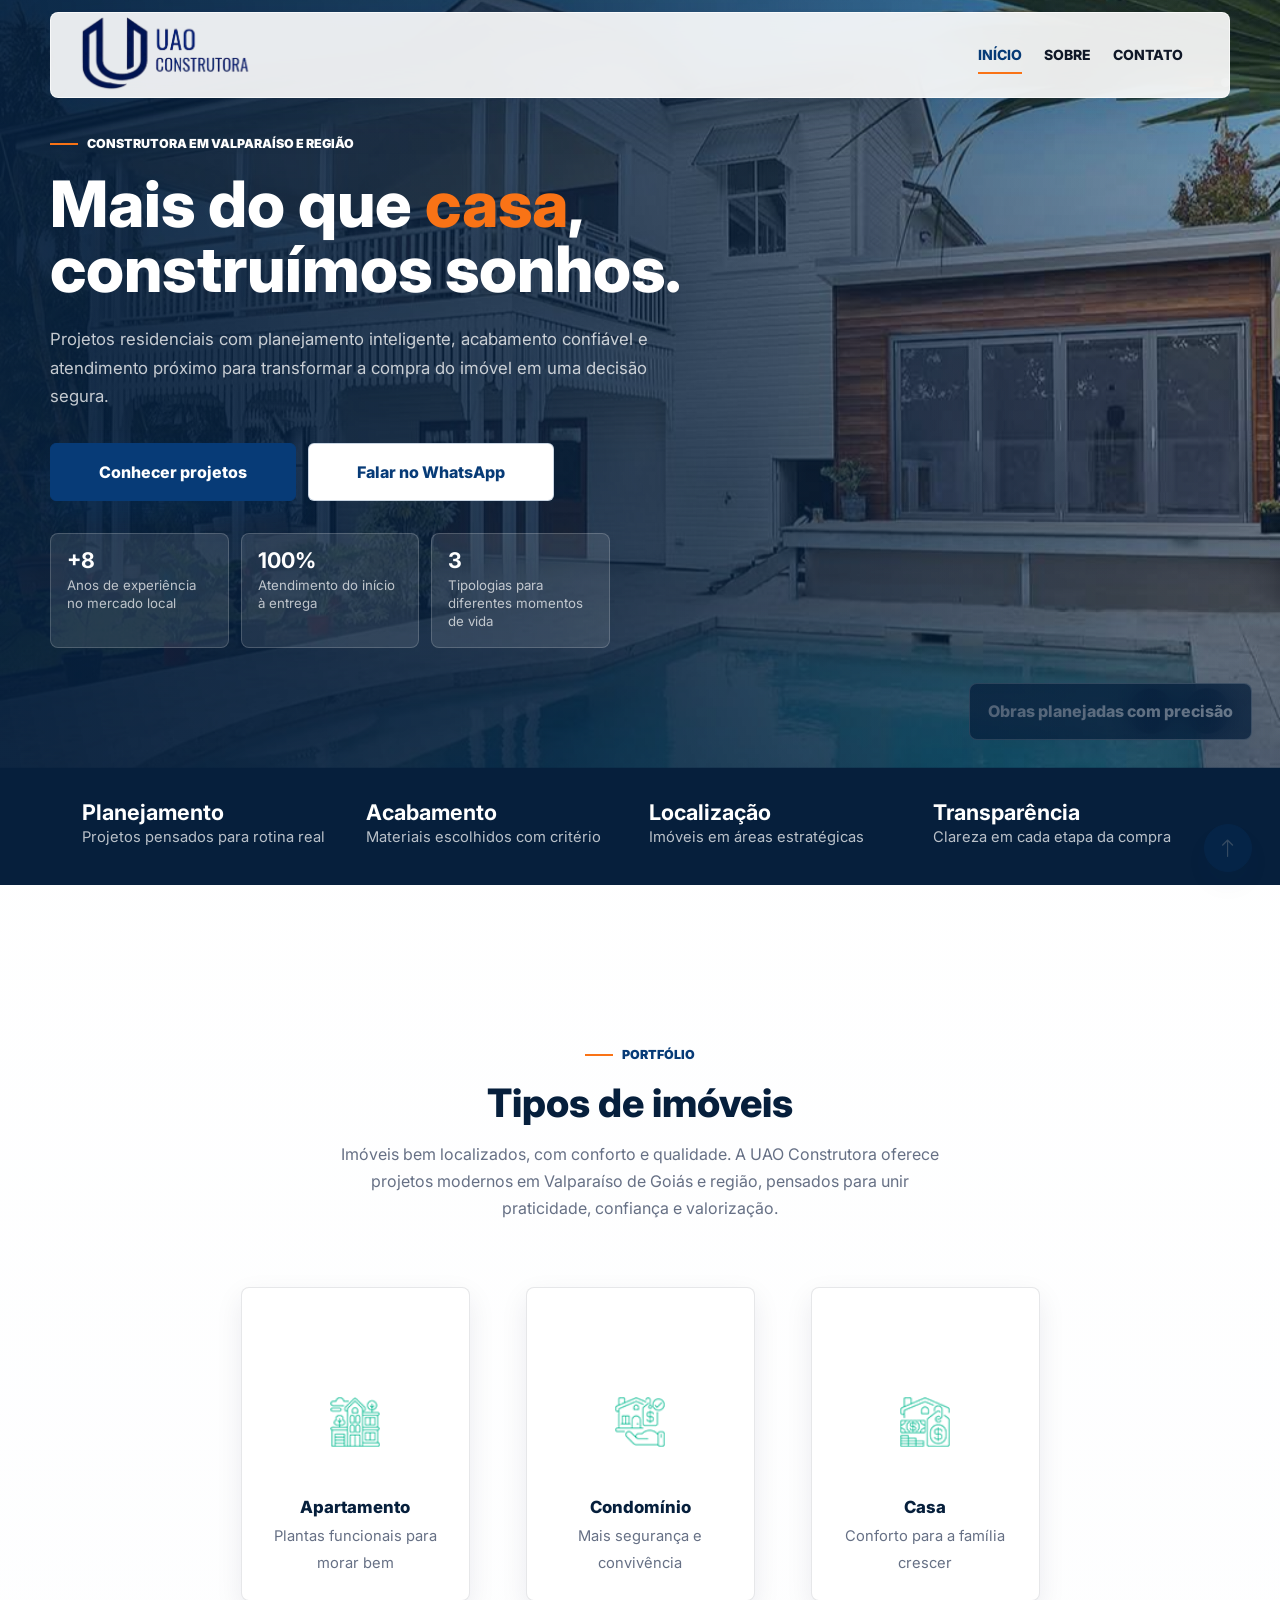
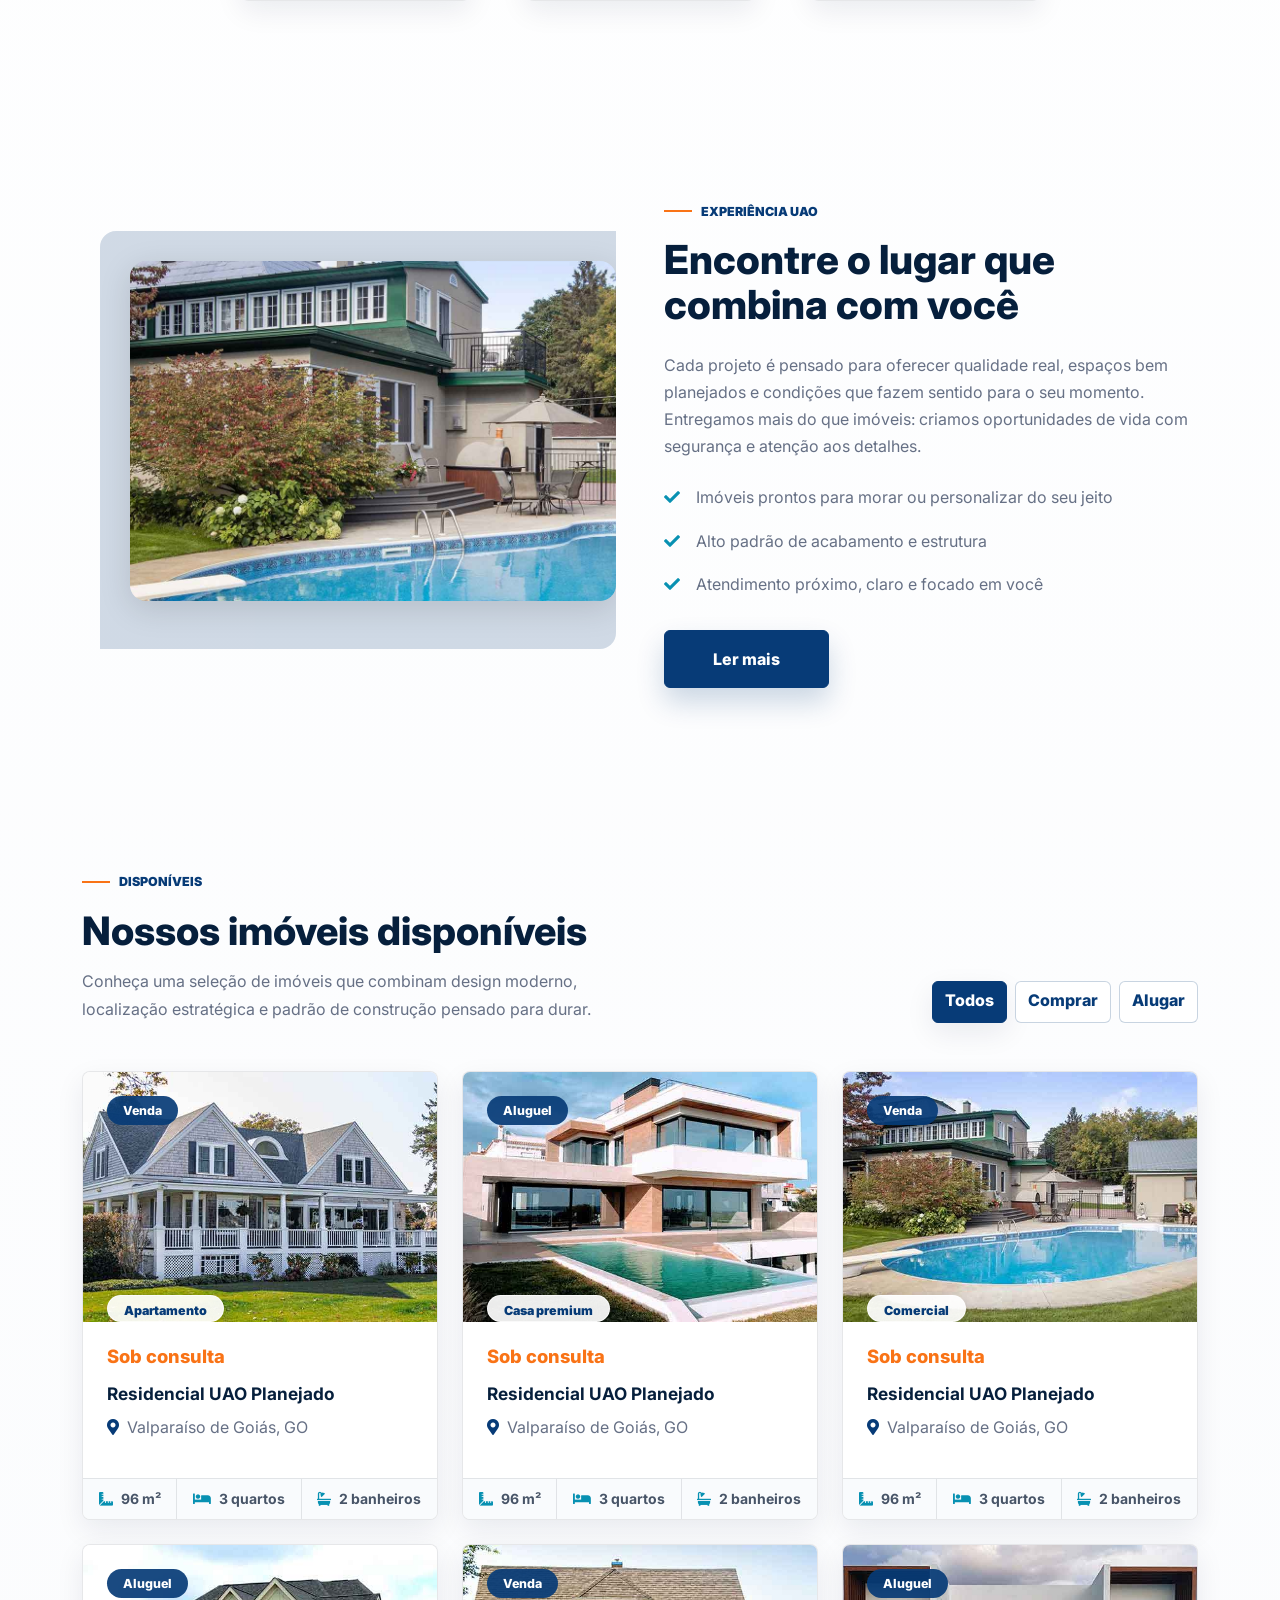
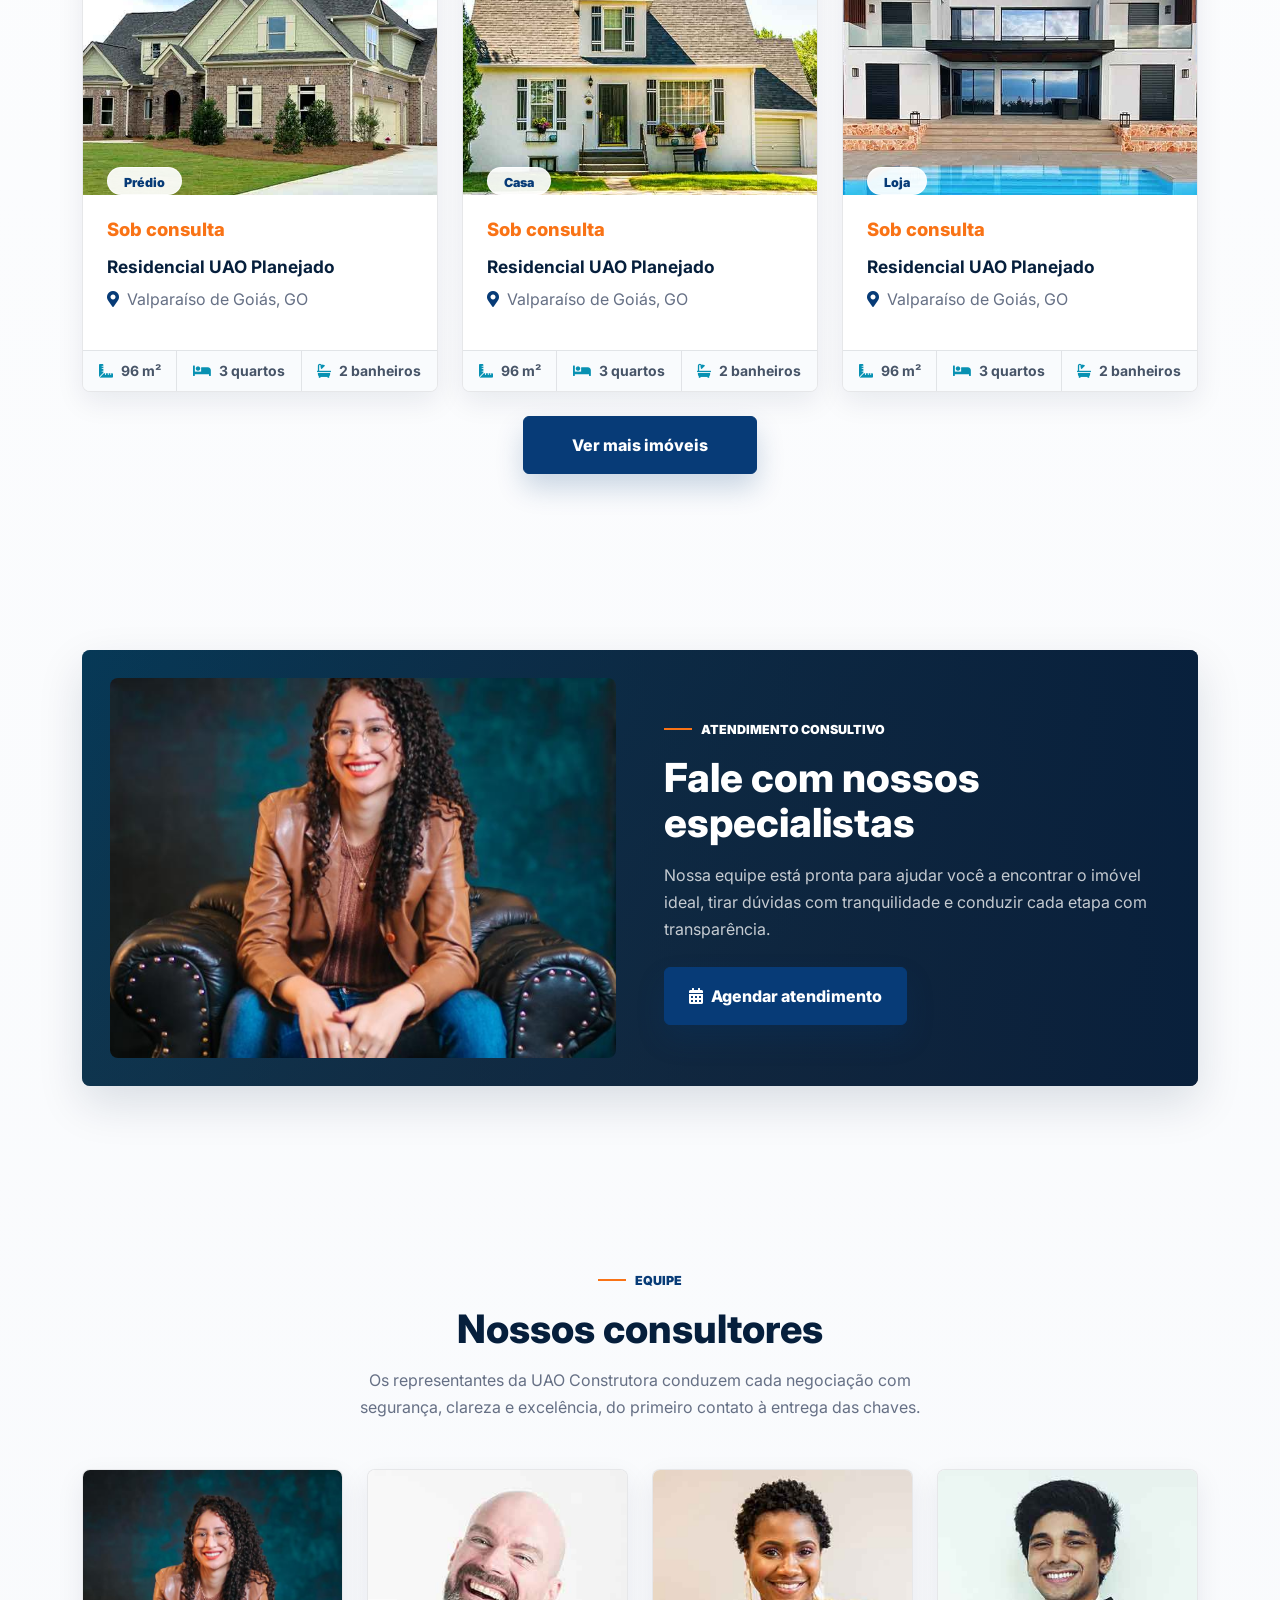
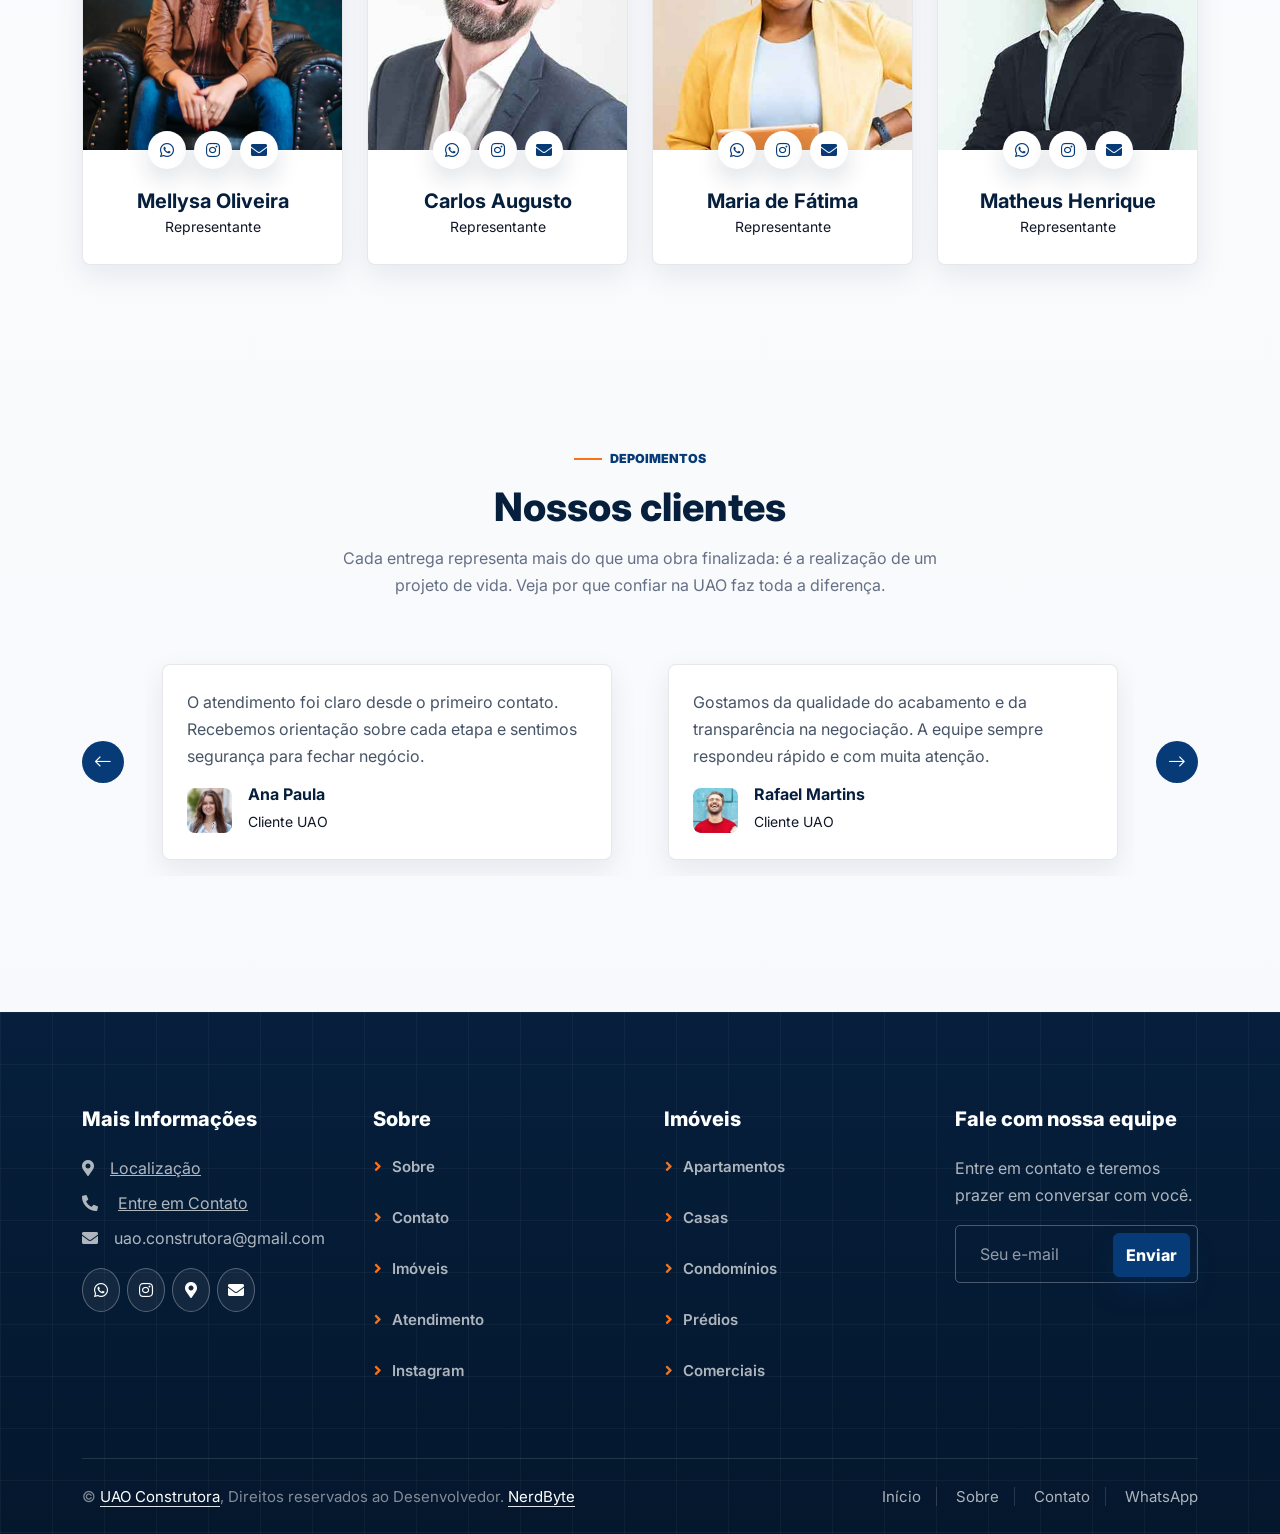
<file: index.html>
<!DOCTYPE html>
<html lang="pt-BR">

<head>
    <meta charset="utf-8">
    <title>UAO Construtora</title>
    <meta content="width=device-width, initial-scale=1.0" name="viewport">
    <meta content="" name="keywords">
    <meta content="" name="description">

    <!-- Favicon -->
    <link href="img/logog.png" rel="icon">

    <!-- Google Web Fonts -->
    <link rel="preconnect" href="https://fonts.googleapis.com">
    <link rel="preconnect" href="https://fonts.gstatic.com" crossorigin>
    <link
        href="https://fonts.googleapis.com/css2?family=Heebo:wght@400;500;600&family=Inter:wght@500;600;700;800;900&display=swap"
        rel="stylesheet">

    <!-- Icon Font Stylesheet -->
    <link href="https://cdnjs.cloudflare.com/ajax/libs/font-awesome/5.10.0/css/all.min.css" rel="stylesheet">
    <link href="https://cdn.jsdelivr.net/npm/bootstrap-icons@1.4.1/font/bootstrap-icons.css" rel="stylesheet">

    <!-- Libraries Stylesheet -->
    <link href="lib/animate/animate.min.css" rel="stylesheet">
    <link href="lib/owlcarousel/assets/owl.carousel.min.css" rel="stylesheet">

    <!-- Customized Bootstrap Stylesheet -->
    <link href="css/bootstrap.min.css" rel="stylesheet">

    <!-- Template Stylesheet -->
    <link href="css/style.css" rel="stylesheet">
    <style>
        .cat-item .icon img {
            width: 36px !important;
            height: 36px !important;
            max-width: 36px !important;
            max-height: 36px !important;
            object-fit: contain;
        }
    </style>
</head>

<body>
    <div class="container-xxl bg-white p-0">
        <!-- Spinner Start -->
        <div id="spinner"
            class="show bg-white position-fixed translate-middle w-100 vh-100 top-50 start-50 d-flex align-items-center justify-content-center">
            <div class="spinner-border text-primary" style="width: 3rem; height: 3rem;" role="status">
                <span class="sr-only">Loading...</span>
            </div>
        </div>
        <!-- Spinner End -->


        <!-- Navbar Start -->
        <div class="container-fluid nav-bar bg-transparent">
            <nav class="navbar navbar-expand-lg bg-white navbar-light py-0 px-4">
                <a href="index.html" class="navbar-brand d-flex align-items-center text-center">
                    <div class="icon p-2 me-2">
                        <img class="img-fluid" src="img/logo1 (1).png" alt="UAO Construtora">
                    </div>
                </a>
                <button type="button" class="navbar-toggler" data-bs-toggle="collapse" data-bs-target="#navbarCollapse">
                    <span class="navbar-toggler-icon"></span>
                </button>
                <div class="collapse navbar-collapse" id="navbarCollapse">
                    <div class="navbar-nav ms-auto">
                        <a href="index.html" class="nav-item nav-link active">Início</a>
                        <a href="about.html" class="nav-item nav-link">Sobre</a>
                        <a href="contact.html" class="nav-item nav-link">Contato</a>
                    </div>
                </div>
            </nav>
        </div>
        <!-- Navbar End -->
        <!-- Header Start -->
        <div class="container-fluid header bg-white p-0" style="margin-top: -40px;">
            <div class="row g-0 align-items-center flex-column-reverse flex-md-row">
                <div class="col-md-6 p-5 mt-lg-5">
                    <span class="hero-kicker animated fadeIn">Construtora em Valparaíso e região</span>
                    <h1 class="display-5 animated fadeIn mb-4">Mais do que <span class="text-primary">casa</span>,
                        construímos sonhos.</h1>
                    <p class="animated fadeIn mb-4 pb-2">Projetos residenciais com planejamento inteligente, acabamento
                        confiável e atendimento próximo para transformar a compra do imóvel em uma decisão segura.</p>
                    <div class="hero-actions animated fadeIn">
                        <a href="https://www.instagram.com/uao.construtora/?igsh=MWFiZGk1bjZocTVvNQ%3D%3D#"
                            class="btn btn-primary py-3 px-5">Conhecer projetos</a>
                        <a href="https://wa.me/556182008091" class="btn btn-outline-primary py-3 px-5">Falar no
                            WhatsApp</a>
                    </div>
                    <div class="hero-stats animated fadeIn">
                        <div class="hero-stat">
                            <strong>+8</strong>
                            <span>Anos de experiência no mercado local</span>
                        </div>
                        <div class="hero-stat">
                            <strong>100%</strong>
                            <span>Atendimento do início à entrega</span>
                        </div>
                        <div class="hero-stat">
                            <strong>3</strong>
                            <span>Tipologias para diferentes momentos de vida</span>
                        </div>
                    </div>
                </div>
                <div class="col-md-6 animated fadeIn">
                    <div class="owl-carousel header-carousel">
                        <div class="owl-carousel-item">
                            <img class="img-fluid" src="img/carousel-1.jpg" alt="">
                        </div>
                        <div class="owl-carousel-item">
                            <img class="img-fluid" src="img/carousel-2.jpg" alt="">
                        </div>
                    </div>
                </div>
            </div>
        </div>
        <!-- Header End -->


        <!-- Trust Bar Start -->
        <div class="container-fluid trust-bar wow fadeIn" data-wow-delay="0.1s">
            <div class="container">
                <div class="trust-item">
                    <strong>Planejamento</strong>
                    <span>Projetos pensados para rotina real</span>
                </div>
                <div class="trust-item">
                    <strong>Acabamento</strong>
                    <span>Materiais escolhidos com critério</span>
                </div>
                <div class="trust-item">
                    <strong>Localização</strong>
                    <span>Imóveis em áreas estratégicas</span>
                </div>
                <div class="trust-item">
                    <strong>Transparência</strong>
                    <span>Clareza em cada etapa da compra</span>
                </div>
            </div>
        </div>
        <!-- Trust Bar End -->


        <!-- Category Start -->
        <div class="container-xxl py-5">
            <div class="container">
                <div class="text-center mx-auto mb-5 wow fadeInUp" data-wow-delay="0.1s" style="max-width: 600px;">
                    <span class="section-kicker">Portfólio</span>
                    <h1 class="mb-3">Tipos de imóveis</h1>
                    <p>Imóveis bem localizados, com conforto e qualidade. A UAO Construtora oferece projetos modernos em
                        Valparaíso de Goiás e região, pensados para unir praticidade, confiança e valorização.</p>
                </div>
                <div class="row g-4 justify-content-center">
                    <div class="col-lg-3 col-sm-6 wow fadeInUp" data-wow-delay="0.1s" >
                        <a class="cat-item d-block bg-light text-center rounded p-3" >
                            <div class="rounded p-4" >
                                <div class="icon mb-3" style="margin-bottom: -200px;">
                                    <img class="img-fluid" src="img/icon-apartment.png" alt="Icon"
                                        style="width:50px!important;height:50px!important;max-width:70px!important;max-height:70px!important;">
                                </div>
                                <h6 style="margin-top: -50px;">Apartamento</h6>
                                <span>Plantas funcionais para morar bem</span>
                            </div>
                        </a>
                    </div>
                    <div class="col-lg-3 col-sm-6 wow fadeInUp" data-wow-delay="0.3s">
                        <a class="cat-item d-block bg-light text-center rounded p-3">
                            <div class="rounded p-4">
                                <div class="icon mb-3" style="margin-bottom: -200px;">
                                    <img class="img-fluid" src="img/icon-villa.png" alt="Icon"
                                        style="width:50px!important;height:50px!important;max-width:70px!important;max-height:70px!important;">
                                </div>
                                <h6 style="margin-top: -50px;">Condomínio</h6>
                                <span>Mais segurança e convivência</span>
                            </div>
                        </a>
                    </div>
                    <div class="col-lg-3 col-sm-6 wow fadeInUp" data-wow-delay="0.5s">
                        <a class="cat-item d-block bg-light text-center rounded p-3">
                            <div class="rounded p-4">
                                <div class="icon mb-3" style="margin-bottom: -200px;">
                                    <img class="img-fluid" src="img/icon-house.png" alt="Icon"
                                        style="width:50px!important;height:50px!important;max-width:70px!important;max-height:70px!important;">
                                </div>
                                <h6 style="margin-top: -50px;">Casa</h6>
                                <span>Conforto para a família crescer</span>
                            </div>
                        </a>
                    </div>
                </div>
            </div>
        </div>
        <!-- Category End -->


        <!-- About Start -->
        <div class="container-xxl py-5">
            <div class="container">
                <div class="row g-5 align-items-center">
                    <div class="col-lg-6 wow fadeIn" data-wow-delay="0.1s">
                        <div class="about-img position-relative overflow-hidden p-5 pe-0">
                            <img class="img-fluid w-100" src="img/about.jpg">
                        </div>
                    </div>
                    <div class="col-lg-6 wow fadeIn" data-wow-delay="0.5s">
                        <span class="section-kicker">Experiência UAO</span>
                        <h1 class="mb-4">Encontre o lugar que combina com você</h1>
                        <p class="mb-4">Cada projeto é pensado para oferecer qualidade real, espaços bem planejados e
                            condições que fazem sentido para o seu momento. Entregamos mais do que imóveis: criamos
                            oportunidades de vida com segurança e atenção aos detalhes.</p>
                        <p><i class="fa fa-check text-primary me-3"></i>Imóveis prontos para morar ou personalizar do
                            seu jeito</p>
                        <p><i class="fa fa-check text-primary me-3"></i>Alto padrão de acabamento e estrutura</p>
                        <p><i class="fa fa-check text-primary me-3"></i>Atendimento próximo, claro e focado em você</p>
                        <a class="btn btn-primary py-3 px-5 mt-3" href="about.html">Ler mais</a>
                    </div>
                </div>
            </div>
        </div>
        <!-- About End -->


        <!-- Property List Start -->
        <div class="container-xxl py-5">
            <div class="container">
                <div class="row g-0 gx-5 align-items-end">
                    <div class="col-lg-6">
                        <div class="text-start mx-auto mb-5 wow slideInLeft" data-wow-delay="0.1s">
                            <span class="section-kicker">Disponíveis</span>
                            <h1 class="mb-3">Nossos imóveis disponíveis</h1>
                            <p>Conheça uma seleção de imóveis que combinam design moderno, localização estratégica e
                                padrão de construção pensado para durar.</p>
                        </div>
                    </div>
                    <div class="col-lg-6 text-start text-lg-end wow slideInRight" data-wow-delay="0.1s">
                        <ul class="nav nav-pills d-inline-flex justify-content-end mb-5">
                            <li class="nav-item me-2">
                                <a class="btn btn-outline-primary active" data-bs-toggle="pill" href="#tab-1">Todos</a>
                            </li>
                            <li class="nav-item me-2">
                                <a class="btn btn-outline-primary" data-bs-toggle="pill" href="#tab-2">Comprar</a>
                            </li>
                            <li class="nav-item me-0">
                                <a class="btn btn-outline-primary" data-bs-toggle="pill" href="#tab-3">Alugar</a>
                            </li>
                        </ul>
                    </div>
                </div>
                <div class="tab-content">
                    <div id="tab-1" class="tab-pane fade show p-0 active">
                        <div class="row g-4">
                            <div class="col-lg-4 col-md-6 wow fadeInUp" data-wow-delay="0.1s">
                                <div class="property-item rounded overflow-hidden">
                                    <div class="position-relative overflow-hidden">
                                        <a href="https://wa.me/556182008091"><img class="img-fluid"
                                                src="img/property-1.jpg" alt=""></a>
                                        <div
                                            class="bg-primary rounded text-white position-absolute start-0 top-0 m-4 py-1 px-3">
                                            Venda</div>
                                        <div
                                            class="bg-white rounded-top text-primary position-absolute start-0 bottom-0 mx-4 pt-1 px-3">
                                            Apartamento</div>
                                    </div>
                                    <div class="p-4 pb-0">
                                        <h5 class="text-primary mb-3">Sob consulta</h5>
                                        <a class="d-block h5 mb-2" href="https://wa.me/556182008091">Residencial UAO
                                            Planejado</a>
                                        <p><i class="fa fa-map-marker-alt text-primary me-2"></i>Valparaíso de Goiás,
                                            GO</p>
                                    </div>
                                    <div class="d-flex border-top">
                                        <small class="flex-fill text-center border-end py-2"><i
                                                class="fa fa-ruler-combined text-primary me-2"></i>96 m²</small>
                                        <small class="flex-fill text-center border-end py-2"><i
                                                class="fa fa-bed text-primary me-2"></i>3 quartos</small>
                                        <small class="flex-fill text-center py-2"><i
                                                class="fa fa-bath text-primary me-2"></i>2 banheiros</small>
                                    </div>
                                </div>
                            </div>
                            <div class="col-lg-4 col-md-6 wow fadeInUp" data-wow-delay="0.3s">
                                <div class="property-item rounded overflow-hidden">
                                    <div class="position-relative overflow-hidden">
                                        <a href="https://wa.me/556182008091"><img class="img-fluid"
                                                src="img/property-2.jpg" alt=""></a>
                                        <div
                                            class="bg-primary rounded text-white position-absolute start-0 top-0 m-4 py-1 px-3">
                                            Aluguel</div>
                                        <div
                                            class="bg-white rounded-top text-primary position-absolute start-0 bottom-0 mx-4 pt-1 px-3">
                                            Casa premium</div>
                                    </div>
                                    <div class="p-4 pb-0">
                                        <h5 class="text-primary mb-3">Sob consulta</h5>
                                        <a class="d-block h5 mb-2" href="https://wa.me/556182008091">Residencial UAO
                                            Planejado</a>
                                        <p><i class="fa fa-map-marker-alt text-primary me-2"></i>Valparaíso de Goiás,
                                            GO</p>
                                    </div>
                                    <div class="d-flex border-top">
                                        <small class="flex-fill text-center border-end py-2"><i
                                                class="fa fa-ruler-combined text-primary me-2"></i>96 m²</small>
                                        <small class="flex-fill text-center border-end py-2"><i
                                                class="fa fa-bed text-primary me-2"></i>3 quartos</small>
                                        <small class="flex-fill text-center py-2"><i
                                                class="fa fa-bath text-primary me-2"></i>2 banheiros</small>
                                    </div>
                                </div>
                            </div>
                            <div class="col-lg-4 col-md-6 wow fadeInUp" data-wow-delay="0.5s">
                                <div class="property-item rounded overflow-hidden">
                                    <div class="position-relative overflow-hidden">
                                        <a href="https://wa.me/556182008091"><img class="img-fluid"
                                                src="img/property-3.jpg" alt=""></a>
                                        <div
                                            class="bg-primary rounded text-white position-absolute start-0 top-0 m-4 py-1 px-3">
                                            Venda</div>
                                        <div
                                            class="bg-white rounded-top text-primary position-absolute start-0 bottom-0 mx-4 pt-1 px-3">
                                            Comercial</div>
                                    </div>
                                    <div class="p-4 pb-0">
                                        <h5 class="text-primary mb-3">Sob consulta</h5>
                                        <a class="d-block h5 mb-2" href="https://wa.me/556182008091">Residencial UAO
                                            Planejado</a>
                                        <p><i class="fa fa-map-marker-alt text-primary me-2"></i>Valparaíso de Goiás,
                                            GO</p>
                                    </div>
                                    <div class="d-flex border-top">
                                        <small class="flex-fill text-center border-end py-2"><i
                                                class="fa fa-ruler-combined text-primary me-2"></i>96 m²</small>
                                        <small class="flex-fill text-center border-end py-2"><i
                                                class="fa fa-bed text-primary me-2"></i>3 quartos</small>
                                        <small class="flex-fill text-center py-2"><i
                                                class="fa fa-bath text-primary me-2"></i>2 banheiros</small>
                                    </div>
                                </div>
                            </div>
                            <div class="col-lg-4 col-md-6 wow fadeInUp" data-wow-delay="0.1s">
                                <div class="property-item rounded overflow-hidden">
                                    <div class="position-relative overflow-hidden">
                                        <a href="https://wa.me/556182008091"><img class="img-fluid"
                                                src="img/property-4.jpg" alt=""></a>
                                        <div
                                            class="bg-primary rounded text-white position-absolute start-0 top-0 m-4 py-1 px-3">
                                            Aluguel</div>
                                        <div
                                            class="bg-white rounded-top text-primary position-absolute start-0 bottom-0 mx-4 pt-1 px-3">
                                            Prédio</div>
                                    </div>
                                    <div class="p-4 pb-0">
                                        <h5 class="text-primary mb-3">Sob consulta</h5>
                                        <a class="d-block h5 mb-2" href="https://wa.me/556182008091">Residencial UAO
                                            Planejado</a>
                                        <p><i class="fa fa-map-marker-alt text-primary me-2"></i>Valparaíso de Goiás,
                                            GO</p>
                                    </div>
                                    <div class="d-flex border-top">
                                        <small class="flex-fill text-center border-end py-2"><i
                                                class="fa fa-ruler-combined text-primary me-2"></i>96 m²</small>
                                        <small class="flex-fill text-center border-end py-2"><i
                                                class="fa fa-bed text-primary me-2"></i>3 quartos</small>
                                        <small class="flex-fill text-center py-2"><i
                                                class="fa fa-bath text-primary me-2"></i>2 banheiros</small>
                                    </div>
                                </div>
                            </div>
                            <div class="col-lg-4 col-md-6 wow fadeInUp" data-wow-delay="0.3s">
                                <div class="property-item rounded overflow-hidden">
                                    <div class="position-relative overflow-hidden">
                                        <a href="https://wa.me/556182008091"><img class="img-fluid"
                                                src="img/property-5.jpg" alt=""></a>
                                        <div
                                            class="bg-primary rounded text-white position-absolute start-0 top-0 m-4 py-1 px-3">
                                            Venda</div>
                                        <div
                                            class="bg-white rounded-top text-primary position-absolute start-0 bottom-0 mx-4 pt-1 px-3">
                                            Casa</div>
                                    </div>
                                    <div class="p-4 pb-0">
                                        <h5 class="text-primary mb-3">Sob consulta</h5>
                                        <a class="d-block h5 mb-2" href="https://wa.me/556182008091">Residencial UAO
                                            Planejado</a>
                                        <p><i class="fa fa-map-marker-alt text-primary me-2"></i>Valparaíso de Goiás,
                                            GO</p>
                                    </div>
                                    <div class="d-flex border-top">
                                        <small class="flex-fill text-center border-end py-2"><i
                                                class="fa fa-ruler-combined text-primary me-2"></i>96 m²</small>
                                        <small class="flex-fill text-center border-end py-2"><i
                                                class="fa fa-bed text-primary me-2"></i>3 quartos</small>
                                        <small class="flex-fill text-center py-2"><i
                                                class="fa fa-bath text-primary me-2"></i>2 banheiros</small>
                                    </div>
                                </div>
                            </div>
                            <div class="col-lg-4 col-md-6 wow fadeInUp" data-wow-delay="0.5s">
                                <div class="property-item rounded overflow-hidden">
                                    <div class="position-relative overflow-hidden">
                                        <a href="https://wa.me/556182008091"><img class="img-fluid"
                                                src="img/property-6.jpg" alt=""></a>
                                        <div
                                            class="bg-primary rounded text-white position-absolute start-0 top-0 m-4 py-1 px-3">
                                            Aluguel</div>
                                        <div
                                            class="bg-white rounded-top text-primary position-absolute start-0 bottom-0 mx-4 pt-1 px-3">
                                            Loja</div>
                                    </div>
                                    <div class="p-4 pb-0">
                                        <h5 class="text-primary mb-3">Sob consulta</h5>
                                        <a class="d-block h5 mb-2" href="https://wa.me/556182008091">Residencial UAO
                                            Planejado</a>
                                        <p><i class="fa fa-map-marker-alt text-primary me-2"></i>Valparaíso de Goiás,
                                            GO</p>
                                    </div>
                                    <div class="d-flex border-top">
                                        <small class="flex-fill text-center border-end py-2"><i
                                                class="fa fa-ruler-combined text-primary me-2"></i>96 m²</small>
                                        <small class="flex-fill text-center border-end py-2"><i
                                                class="fa fa-bed text-primary me-2"></i>3 quartos</small>
                                        <small class="flex-fill text-center py-2"><i
                                                class="fa fa-bath text-primary me-2"></i>2 banheiros</small>
                                    </div>
                                </div>
                            </div>
                            <div class="col-12 text-center wow fadeInUp" data-wow-delay="0.1s">
                                <a class="btn btn-primary py-3 px-5" href="https://wa.me/556182008091">Ver mais
                                    imóveis</a>
                            </div>
                        </div>
                    </div>
                    <div id="tab-2" class="tab-pane fade show p-0">
                        <div class="row g-4">
                            <div class="col-lg-4 col-md-6">
                                <div class="property-item rounded overflow-hidden">
                                    <div class="position-relative overflow-hidden">
                                        <a href="https://wa.me/556182008091"><img class="img-fluid"
                                                src="img/property-1.jpg" alt=""></a>
                                        <div
                                            class="bg-primary rounded text-white position-absolute start-0 top-0 m-4 py-1 px-3">
                                            Venda</div>
                                        <div
                                            class="bg-white rounded-top text-primary position-absolute start-0 bottom-0 mx-4 pt-1 px-3">
                                            Apartamento</div>
                                    </div>
                                    <div class="p-4 pb-0">
                                        <h5 class="text-primary mb-3">Sob consulta</h5>
                                        <a class="d-block h5 mb-2" href="https://wa.me/556182008091">Residencial UAO
                                            Planejado</a>
                                        <p><i class="fa fa-map-marker-alt text-primary me-2"></i>Valparaíso de Goiás,
                                            GO</p>
                                    </div>
                                    <div class="d-flex border-top">
                                        <small class="flex-fill text-center border-end py-2"><i
                                                class="fa fa-ruler-combined text-primary me-2"></i>96 m²</small>
                                        <small class="flex-fill text-center border-end py-2"><i
                                                class="fa fa-bed text-primary me-2"></i>3 quartos</small>
                                        <small class="flex-fill text-center py-2"><i
                                                class="fa fa-bath text-primary me-2"></i>2 banheiros</small>
                                    </div>
                                </div>
                            </div>
                            <div class="col-lg-4 col-md-6">
                                <div class="property-item rounded overflow-hidden">
                                    <div class="position-relative overflow-hidden">
                                        <a href="https://wa.me/556182008091"><img class="img-fluid"
                                                src="img/property-2.jpg" alt=""></a>
                                        <div
                                            class="bg-primary rounded text-white position-absolute start-0 top-0 m-4 py-1 px-3">
                                            Aluguel</div>
                                        <div
                                            class="bg-white rounded-top text-primary position-absolute start-0 bottom-0 mx-4 pt-1 px-3">
                                            Casa premium</div>
                                    </div>
                                    <div class="p-4 pb-0">
                                        <h5 class="text-primary mb-3">Sob consulta</h5>
                                        <a class="d-block h5 mb-2" href="https://wa.me/556182008091">Residencial UAO
                                            Planejado</a>
                                        <p><i class="fa fa-map-marker-alt text-primary me-2"></i>Valparaíso de Goiás,
                                            GO</p>
                                    </div>
                                    <div class="d-flex border-top">
                                        <small class="flex-fill text-center border-end py-2"><i
                                                class="fa fa-ruler-combined text-primary me-2"></i>96 m²</small>
                                        <small class="flex-fill text-center border-end py-2"><i
                                                class="fa fa-bed text-primary me-2"></i>3 quartos</small>
                                        <small class="flex-fill text-center py-2"><i
                                                class="fa fa-bath text-primary me-2"></i>2 banheiros</small>
                                    </div>
                                </div>
                            </div>
                            <div class="col-lg-4 col-md-6">
                                <div class="property-item rounded overflow-hidden">
                                    <div class="position-relative overflow-hidden">
                                        <a href="https://wa.me/556182008091"><img class="img-fluid"
                                                src="img/property-3.jpg" alt=""></a>
                                        <div
                                            class="bg-primary rounded text-white position-absolute start-0 top-0 m-4 py-1 px-3">
                                            Venda</div>
                                        <div
                                            class="bg-white rounded-top text-primary position-absolute start-0 bottom-0 mx-4 pt-1 px-3">
                                            Comercial</div>
                                    </div>
                                    <div class="p-4 pb-0">
                                        <h5 class="text-primary mb-3">Sob consulta</h5>
                                        <a class="d-block h5 mb-2" href="https://wa.me/556182008091">Residencial UAO
                                            Planejado</a>
                                        <p><i class="fa fa-map-marker-alt text-primary me-2"></i>Valparaíso de Goiás,
                                            GO</p>
                                    </div>
                                    <div class="d-flex border-top">
                                        <small class="flex-fill text-center border-end py-2"><i
                                                class="fa fa-ruler-combined text-primary me-2"></i>96 m²</small>
                                        <small class="flex-fill text-center border-end py-2"><i
                                                class="fa fa-bed text-primary me-2"></i>3 quartos</small>
                                        <small class="flex-fill text-center py-2"><i
                                                class="fa fa-bath text-primary me-2"></i>2 banheiros</small>
                                    </div>
                                </div>
                            </div>
                            <div class="col-lg-4 col-md-6">
                                <div class="property-item rounded overflow-hidden">
                                    <div class="position-relative overflow-hidden">
                                        <a href="https://wa.me/556182008091"><img class="img-fluid"
                                                src="img/property-4.jpg" alt=""></a>
                                        <div
                                            class="bg-primary rounded text-white position-absolute start-0 top-0 m-4 py-1 px-3">
                                            Aluguel</div>
                                        <div
                                            class="bg-white rounded-top text-primary position-absolute start-0 bottom-0 mx-4 pt-1 px-3">
                                            Prédio</div>
                                    </div>
                                    <div class="p-4 pb-0">
                                        <h5 class="text-primary mb-3">Sob consulta</h5>
                                        <a class="d-block h5 mb-2" href="https://wa.me/556182008091">Residencial UAO
                                            Planejado</a>
                                        <p><i class="fa fa-map-marker-alt text-primary me-2"></i>Valparaíso de Goiás,
                                            GO</p>
                                    </div>
                                    <div class="d-flex border-top">
                                        <small class="flex-fill text-center border-end py-2"><i
                                                class="fa fa-ruler-combined text-primary me-2"></i>96 m²</small>
                                        <small class="flex-fill text-center border-end py-2"><i
                                                class="fa fa-bed text-primary me-2"></i>3 quartos</small>
                                        <small class="flex-fill text-center py-2"><i
                                                class="fa fa-bath text-primary me-2"></i>2 banheiros</small>
                                    </div>
                                </div>
                            </div>
                            <div class="col-lg-4 col-md-6">
                                <div class="property-item rounded overflow-hidden">
                                    <div class="position-relative overflow-hidden">
                                        <a href="https://wa.me/556182008091"><img class="img-fluid"
                                                src="img/property-5.jpg" alt=""></a>
                                        <div
                                            class="bg-primary rounded text-white position-absolute start-0 top-0 m-4 py-1 px-3">
                                            Venda</div>
                                        <div
                                            class="bg-white rounded-top text-primary position-absolute start-0 bottom-0 mx-4 pt-1 px-3">
                                            Casa</div>
                                    </div>
                                    <div class="p-4 pb-0">
                                        <h5 class="text-primary mb-3">Sob consulta</h5>
                                        <a class="d-block h5 mb-2" href="https://wa.me/556182008091">Residencial UAO
                                            Planejado</a>
                                        <p><i class="fa fa-map-marker-alt text-primary me-2"></i>Valparaíso de Goiás,
                                            GO</p>
                                    </div>
                                    <div class="d-flex border-top">
                                        <small class="flex-fill text-center border-end py-2"><i
                                                class="fa fa-ruler-combined text-primary me-2"></i>96 m²</small>
                                        <small class="flex-fill text-center border-end py-2"><i
                                                class="fa fa-bed text-primary me-2"></i>3 quartos</small>
                                        <small class="flex-fill text-center py-2"><i
                                                class="fa fa-bath text-primary me-2"></i>2 banheiros</small>
                                    </div>
                                </div>
                            </div>
                            <div class="col-lg-4 col-md-6 wow fadeInUp" data-wow-delay="0.5s">
                                <div class="property-item rounded overflow-hidden">
                                    <div class="position-relative overflow-hidden">
                                        <a href="https://wa.me/556182008091"><img class="img-fluid"
                                                src="img/property-6.jpg" alt=""></a>
                                        <div
                                            class="bg-primary rounded text-white position-absolute start-0 top-0 m-4 py-1 px-3">
                                            Aluguel</div>
                                        <div
                                            class="bg-white rounded-top text-primary position-absolute start-0 bottom-0 mx-4 pt-1 px-3">
                                            Loja</div>
                                    </div>
                                    <div class="p-4 pb-0">
                                        <h5 class="text-primary mb-3">Sob consulta</h5>
                                        <a class="d-block h5 mb-2" href="https://wa.me/556182008091">Residencial UAO
                                            Planejado</a>
                                        <p><i class="fa fa-map-marker-alt text-primary me-2"></i>Valparaíso de Goiás,
                                            GO</p>
                                    </div>
                                    <div class="d-flex border-top">
                                        <small class="flex-fill text-center border-end py-2"><i
                                                class="fa fa-ruler-combined text-primary me-2"></i>96 m²</small>
                                        <small class="flex-fill text-center border-end py-2"><i
                                                class="fa fa-bed text-primary me-2"></i>3 quartos</small>
                                        <small class="flex-fill text-center py-2"><i
                                                class="fa fa-bath text-primary me-2"></i>2 banheiros</small>
                                    </div>
                                </div>
                            </div>
                            <div class="col-12 text-center wow fadeInUp" data-wow-delay="0.1s">
                                <a class="btn btn-primary py-3 px-5" href="https://wa.me/556182008091">Ver mais
                                    imóveis</a>
                            </div>
                        </div>
                    </div>
                    <div id="tab-2" class="tab-pane fade show p-0">
                        <div class="row g-4">
                            <div class="col-lg-4 col-md-6">
                                <div class="property-item rounded overflow-hidden">
                                    <div class="position-relative overflow-hidden">
                                        <a href="https://wa.me/556182008091"><img class="img-fluid"
                                                src="img/property-1.jpg" alt=""></a>
                                        <div
                                            class="bg-primary rounded text-white position-absolute start-0 top-0 m-4 py-1 px-3">
                                            Venda</div>
                                        <div
                                            class="bg-white rounded-top text-primary position-absolute start-0 bottom-0 mx-4 pt-1 px-3">
                                            Apartamento</div>
                                    </div>
                                    <div class="p-4 pb-0">
                                        <h5 class="text-primary mb-3">Sob consulta</h5>
                                        <a class="d-block h5 mb-2" href="https://wa.me/556182008091">Residencial UAO
                                            Planejado</a>
                                        <p><i class="fa fa-map-marker-alt text-primary me-2"></i>Valparaíso de Goiás,
                                            GO</p>
                                    </div>
                                    <div class="d-flex border-top">
                                        <small class="flex-fill text-center border-end py-2"><i
                                                class="fa fa-ruler-combined text-primary me-2"></i>96 m²</small>
                                        <small class="flex-fill text-center border-end py-2"><i
                                                class="fa fa-bed text-primary me-2"></i>3 quartos</small>
                                        <small class="flex-fill text-center py-2"><i
                                                class="fa fa-bath text-primary me-2"></i>2 banheiros</small>
                                    </div>
                                </div>
                            </div>
                            <div class="col-lg-4 col-md-6">
                                <div class="property-item rounded overflow-hidden">
                                    <div class="position-relative overflow-hidden">
                                        <a href="https://wa.me/556182008091"><img class="img-fluid"
                                                src="img/property-2.jpg" alt=""></a>
                                        <div
                                            class="bg-primary rounded text-white position-absolute start-0 top-0 m-4 py-1 px-3">
                                            Aluguel</div>
                                        <div
                                            class="bg-white rounded-top text-primary position-absolute start-0 bottom-0 mx-4 pt-1 px-3">
                                            Casa premium</div>
                                    </div>
                                    <div class="p-4 pb-0">
                                        <h5 class="text-primary mb-3">Sob consulta</h5>
                                        <a class="d-block h5 mb-2" href="https://wa.me/556182008091">Residencial UAO
                                            Planejado</a>
                                        <p><i class="fa fa-map-marker-alt text-primary me-2"></i>Valparaíso de Goiás,
                                            GO</p>
                                    </div>
                                    <div class="d-flex border-top">
                                        <small class="flex-fill text-center border-end py-2"><i
                                                class="fa fa-ruler-combined text-primary me-2"></i>96 m²</small>
                                        <small class="flex-fill text-center border-end py-2"><i
                                                class="fa fa-bed text-primary me-2"></i>3 quartos</small>
                                        <small class="flex-fill text-center py-2"><i
                                                class="fa fa-bath text-primary me-2"></i>2 banheiros</small>
                                    </div>
                                </div>
                            </div>
                            <div class="col-lg-4 col-md-6">
                                <div class="property-item rounded overflow-hidden">
                                    <div class="position-relative overflow-hidden">
                                        <a href="https://wa.me/556182008091"><img class="img-fluid"
                                                src="img/property-3.jpg" alt=""></a>
                                        <div
                                            class="bg-primary rounded text-white position-absolute start-0 top-0 m-4 py-1 px-3">
                                            Venda</div>
                                        <div
                                            class="bg-white rounded-top text-primary position-absolute start-0 bottom-0 mx-4 pt-1 px-3">
                                            Comercial</div>
                                    </div>
                                    <div class="p-4 pb-0">
                                        <h5 class="text-primary mb-3">Sob consulta</h5>
                                        <a class="d-block h5 mb-2" href="https://wa.me/556182008091">Residencial UAO
                                            Planejado</a>
                                        <p><i class="fa fa-map-marker-alt text-primary me-2"></i>Valparaíso de Goiás,
                                            GO</p>
                                    </div>
                                    <div class="d-flex border-top">
                                        <small class="flex-fill text-center border-end py-2"><i
                                                class="fa fa-ruler-combined text-primary me-2"></i>96 m²</small>
                                        <small class="flex-fill text-center border-end py-2"><i
                                                class="fa fa-bed text-primary me-2"></i>3 quartos</small>
                                        <small class="flex-fill text-center py-2"><i
                                                class="fa fa-bath text-primary me-2"></i>2 banheiros</small>
                                    </div>
                                </div>
                            </div>
                            <div class="col-lg-4 col-md-6">
                                <div class="property-item rounded overflow-hidden">
                                    <div class="position-relative overflow-hidden">
                                        <a href="https://wa.me/556182008091"><img class="img-fluid"
                                                src="img/property-4.jpg" alt=""></a>
                                        <div
                                            class="bg-primary rounded text-white position-absolute start-0 top-0 m-4 py-1 px-3">
                                            Aluguel</div>
                                        <div
                                            class="bg-white rounded-top text-primary position-absolute start-0 bottom-0 mx-4 pt-1 px-3">
                                            Prédio</div>
                                    </div>
                                    <div class="p-4 pb-0">
                                        <h5 class="text-primary mb-3">Sob consulta</h5>
                                        <a class="d-block h5 mb-2" href="https://wa.me/556182008091">Residencial UAO
                                            Planejado</a>
                                        <p><i class="fa fa-map-marker-alt text-primary me-2"></i>Valparaíso de Goiás,
                                            GO</p>
                                    </div>
                                    <div class="d-flex border-top">
                                        <small class="flex-fill text-center border-end py-2"><i
                                                class="fa fa-ruler-combined text-primary me-2"></i>96 m²</small>
                                        <small class="flex-fill text-center border-end py-2"><i
                                                class="fa fa-bed text-primary me-2"></i>3 quartos</small>
                                        <small class="flex-fill text-center py-2"><i
                                                class="fa fa-bath text-primary me-2"></i>2 banheiros</small>
                                    </div>
                                </div>
                            </div>
                            <div class="col-lg-4 col-md-6">
                                <div class="property-item rounded overflow-hidden">
                                    <div class="position-relative overflow-hidden">
                                        <a href="https://wa.me/556182008091"><img class="img-fluid"
                                                src="img/property-5.jpg" alt=""></a>
                                        <div
                                            class="bg-primary rounded text-white position-absolute start-0 top-0 m-4 py-1 px-3">
                                            Venda</div>
                                        <div
                                            class="bg-white rounded-top text-primary position-absolute start-0 bottom-0 mx-4 pt-1 px-3">
                                            Casa</div>
                                    </div>
                                    <div class="p-4 pb-0">
                                        <h5 class="text-primary mb-3">Sob consulta</h5>
                                        <a class="d-block h5 mb-2" href="https://wa.me/556182008091">Residencial UAO
                                            Planejado</a>
                                        <p><i class="fa fa-map-marker-alt text-primary me-2"></i>Valparaíso de Goiás,
                                            GO</p>
                                    </div>
                                    <div class="d-flex border-top">
                                        <small class="flex-fill text-center border-end py-2"><i
                                                class="fa fa-ruler-combined text-primary me-2"></i>96 m²</small>
                                        <small class="flex-fill text-center border-end py-2"><i
                                                class="fa fa-bed text-primary me-2"></i>3 quartos</small>
                                        <small class="flex-fill text-center py-2"><i
                                                class="fa fa-bath text-primary me-2"></i>2 banheiros</small>
                                    </div>
                                </div>
                            </div>
                            <div class="col-lg-4 col-md-6 wow fadeInUp" data-wow-delay="0.5s">
                                <div class="property-item rounded overflow-hidden">
                                    <div class="position-relative overflow-hidden">
                                        <a href="https://wa.me/556182008091"><img class="img-fluid"
                                                src="img/property-6.jpg" alt=""></a>
                                        <div
                                            class="bg-primary rounded text-white position-absolute start-0 top-0 m-4 py-1 px-3">
                                            Aluguel</div>
                                        <div
                                            class="bg-white rounded-top text-primary position-absolute start-0 bottom-0 mx-4 pt-1 px-3">
                                            Loja</div>
                                    </div>
                                    <div class="p-4 pb-0">
                                        <h5 class="text-primary mb-3">Sob consulta</h5>
                                        <a class="d-block h5 mb-2" href="https://wa.me/556182008091">Residencial UAO
                                            Planejado</a>
                                        <p><i class="fa fa-map-marker-alt text-primary me-2"></i>Valparaíso de Goiás,
                                            GO</p>
                                    </div>
                                    <div class="d-flex border-top">
                                        <small class="flex-fill text-center border-end py-2"><i
                                                class="fa fa-ruler-combined text-primary me-2"></i>96 m²</small>
                                        <small class="flex-fill text-center border-end py-2"><i
                                                class="fa fa-bed text-primary me-2"></i>3 quartos</small>
                                        <small class="flex-fill text-center py-2"><i
                                                class="fa fa-bath text-primary me-2"></i>2 banheiros</small>
                                    </div>
                                </div>
                            </div>
                            <div class="col-12 text-center wow fadeInUp" data-wow-delay="0.1s">
                                <a class="btn btn-primary py-3 px-5" href="https://wa.me/556182008091">Ver mais
                                    imóveis</a>
                            </div>
                        </div>
                    </div>
                    <div id="tab-3" class="tab-pane fade show p-0">
                        <div class="row g-4">
                            <div class="col-lg-4 col-md-6">
                                <div class="property-item rounded overflow-hidden">
                                    <div class="position-relative overflow-hidden">
                                        <a href="https://wa.me/556182008091"><img class="img-fluid"
                                                src="img/property-1.jpg" alt=""></a>
                                        <div
                                            class="bg-primary rounded text-white position-absolute start-0 top-0 m-4 py-1 px-3">
                                            Venda</div>
                                        <div
                                            class="bg-white rounded-top text-primary position-absolute start-0 bottom-0 mx-4 pt-1 px-3">
                                            Apartamento</div>
                                    </div>
                                    <div class="p-4 pb-0">
                                        <h5 class="text-primary mb-3">Sob consulta</h5>
                                        <a class="d-block h5 mb-2" href="https://wa.me/556182008091">Residencial UAO
                                            Planejado</a>
                                        <p><i class="fa fa-map-marker-alt text-primary me-2"></i>Valparaíso de Goiás,
                                            GO</p>
                                    </div>
                                    <div class="d-flex border-top">
                                        <small class="flex-fill text-center border-end py-2"><i
                                                class="fa fa-ruler-combined text-primary me-2"></i>96 m²</small>
                                        <small class="flex-fill text-center border-end py-2"><i
                                                class="fa fa-bed text-primary me-2"></i>3 quartos</small>
                                        <small class="flex-fill text-center py-2"><i
                                                class="fa fa-bath text-primary me-2"></i>2 banheiros</small>
                                    </div>
                                </div>
                            </div>
                            <div class="col-lg-4 col-md-6">
                                <div class="property-item rounded overflow-hidden">
                                    <div class="position-relative overflow-hidden">
                                        <a href="https://wa.me/556182008091"><img class="img-fluid"
                                                src="img/property-2.jpg" alt=""></a>
                                        <div
                                            class="bg-primary rounded text-white position-absolute start-0 top-0 m-4 py-1 px-3">
                                            Aluguel</div>
                                        <div
                                            class="bg-white rounded-top text-primary position-absolute start-0 bottom-0 mx-4 pt-1 px-3">
                                            Casa premium</div>
                                    </div>
                                    <div class="p-4 pb-0">
                                        <h5 class="text-primary mb-3">Sob consulta</h5>
                                        <a class="d-block h5 mb-2" href="https://wa.me/556182008091">Residencial UAO
                                            Planejado</a>
                                        <p><i class="fa fa-map-marker-alt text-primary me-2"></i>Valparaíso de Goiás,
                                            GO</p>
                                    </div>
                                    <div class="d-flex border-top">
                                        <small class="flex-fill text-center border-end py-2"><i
                                                class="fa fa-ruler-combined text-primary me-2"></i>96 m²</small>
                                        <small class="flex-fill text-center border-end py-2"><i
                                                class="fa fa-bed text-primary me-2"></i>3 quartos</small>
                                        <small class="flex-fill text-center py-2"><i
                                                class="fa fa-bath text-primary me-2"></i>2 banheiros</small>
                                    </div>
                                </div>
                            </div>
                            <div class="col-lg-4 col-md-6">
                                <div class="property-item rounded overflow-hidden">
                                    <div class="position-relative overflow-hidden">
                                        <a href="https://wa.me/556182008091"><img class="img-fluid"
                                                src="img/property-3.jpg" alt=""></a>
                                        <div
                                            class="bg-primary rounded text-white position-absolute start-0 top-0 m-4 py-1 px-3">
                                            Venda</div>
                                        <div
                                            class="bg-white rounded-top text-primary position-absolute start-0 bottom-0 mx-4 pt-1 px-3">
                                            Comercial</div>
                                    </div>
                                    <div class="p-4 pb-0">
                                        <h5 class="text-primary mb-3">Sob consulta</h5>
                                        <a class="d-block h5 mb-2" href="https://wa.me/556182008091">Residencial UAO
                                            Planejado</a>
                                        <p><i class="fa fa-map-marker-alt text-primary me-2"></i>Valparaíso de Goiás,
                                            GO</p>
                                    </div>
                                    <div class="d-flex border-top">
                                        <small class="flex-fill text-center border-end py-2"><i
                                                class="fa fa-ruler-combined text-primary me-2"></i>96 m²</small>
                                        <small class="flex-fill text-center border-end py-2"><i
                                                class="fa fa-bed text-primary me-2"></i>3 quartos</small>
                                        <small class="flex-fill text-center py-2"><i
                                                class="fa fa-bath text-primary me-2"></i>2 banheiros</small>
                                    </div>
                                </div>
                            </div>
                            <div class="col-lg-4 col-md-6">
                                <div class="property-item rounded overflow-hidden">
                                    <div class="position-relative overflow-hidden">
                                        <a href="https://wa.me/556182008091"><img class="img-fluid"
                                                src="img/property-4.jpg" alt=""></a>
                                        <div
                                            class="bg-primary rounded text-white position-absolute start-0 top-0 m-4 py-1 px-3">
                                            Aluguel</div>
                                        <div
                                            class="bg-white rounded-top text-primary position-absolute start-0 bottom-0 mx-4 pt-1 px-3">
                                            Prédio</div>
                                    </div>
                                    <div class="p-4 pb-0">
                                        <h5 class="text-primary mb-3">Sob consulta</h5>
                                        <a class="d-block h5 mb-2" href="https://wa.me/556182008091">Residencial UAO
                                            Planejado</a>
                                        <p><i class="fa fa-map-marker-alt text-primary me-2"></i>Valparaíso de Goiás,
                                            GO</p>
                                    </div>
                                    <div class="d-flex border-top">
                                        <small class="flex-fill text-center border-end py-2"><i
                                                class="fa fa-ruler-combined text-primary me-2"></i>96 m²</small>
                                        <small class="flex-fill text-center border-end py-2"><i
                                                class="fa fa-bed text-primary me-2"></i>3 quartos</small>
                                        <small class="flex-fill text-center py-2"><i
                                                class="fa fa-bath text-primary me-2"></i>2 banheiros</small>
                                    </div>
                                </div>
                            </div>
                            <div class="col-lg-4 col-md-6">
                                <div class="property-item rounded overflow-hidden">
                                    <div class="position-relative overflow-hidden">
                                        <a href="https://wa.me/556182008091"><img class="img-fluid"
                                                src="img/property-5.jpg" alt=""></a>
                                        <div
                                            class="bg-primary rounded text-white position-absolute start-0 top-0 m-4 py-1 px-3">
                                            Venda</div>
                                        <div
                                            class="bg-white rounded-top text-primary position-absolute start-0 bottom-0 mx-4 pt-1 px-3">
                                            Casa</div>
                                    </div>
                                    <div class="p-4 pb-0">
                                        <h5 class="text-primary mb-3">Sob consulta</h5>
                                        <a class="d-block h5 mb-2" href="https://wa.me/556182008091">Residencial UAO
                                            Planejado</a>
                                        <p><i class="fa fa-map-marker-alt text-primary me-2"></i>Valparaíso de Goiás,
                                            GO</p>
                                    </div>
                                    <div class="d-flex border-top">
                                        <small class="flex-fill text-center border-end py-2"><i
                                                class="fa fa-ruler-combined text-primary me-2"></i>96 m²</small>
                                        <small class="flex-fill text-center border-end py-2"><i
                                                class="fa fa-bed text-primary me-2"></i>3 quartos</small>
                                        <small class="flex-fill text-center py-2"><i
                                                class="fa fa-bath text-primary me-2"></i>2 banheiros</small>
                                    </div>
                                </div>
                            </div>
                            <div class="col-lg-4 col-md-6">
                                <div class="property-item rounded overflow-hidden">
                                    <div class="position-relative overflow-hidden">
                                        <a href="https://wa.me/556182008091"><img class="img-fluid"
                                                src="img/property-6.jpg" alt=""></a>
                                        <div
                                            class="bg-primary rounded text-white position-absolute start-0 top-0 m-4 py-1 px-3">
                                            Aluguel</div>
                                        <div
                                            class="bg-white rounded-top text-primary position-absolute start-0 bottom-0 mx-4 pt-1 px-3">
                                            Loja</div>
                                    </div>
                                    <div class="p-4 pb-0">
                                        <h5 class="text-primary mb-3">Sob consulta</h5>
                                        <a class="d-block h5 mb-2" href="https://wa.me/556182008091">Residencial UAO
                                            Planejado</a>
                                        <p><i class="fa fa-map-marker-alt text-primary me-2"></i>Valparaíso de Goiás,
                                            GO</p>
                                    </div>
                                    <div class="d-flex border-top">
                                        <small class="flex-fill text-center border-end py-2"><i
                                                class="fa fa-ruler-combined text-primary me-2"></i>96 m²</small>
                                        <small class="flex-fill text-center border-end py-2"><i
                                                class="fa fa-bed text-primary me-2"></i>3 quartos</small>
                                        <small class="flex-fill text-center py-2"><i
                                                class="fa fa-bath text-primary me-2"></i>2 banheiros</small>
                                    </div>
                                </div>
                            </div>
                            <div class="col-12 text-center">
                                <a class="btn btn-primary py-3 px-5" href="https://wa.me/556182008091">Ver mais
                                    imóveis</a>
                            </div>
                        </div>
                    </div>
                </div>
            </div>
        </div>
        <!-- Property List End -->


        <!-- Call to Action Start -->
        <div class="container-xxl py-5">
            <div class="container">
                <div class="cta-panel">
                    <div class="row g-5 align-items-center">
                        <div class="col-lg-6 wow fadeIn" data-wow-delay="0.1s">
                            <img class="img-fluid w-100" src="img/team-1.jpg" alt="Consultor da UAO Construtora">
                        </div>
                        <div class="col-lg-6 wow fadeIn" data-wow-delay="0.5s">
                            <div class="mb-4">
                                <span class="section-kicker">Atendimento consultivo</span>
                                <h1 class="mb-3">Fale com nossos especialistas</h1>
                                <p>Nossa equipe está pronta para ajudar você a encontrar o imóvel ideal, tirar dúvidas
                                    com tranquilidade e conduzir cada etapa com transparência.</p>
                            </div>
                            <a href="https://wa.me/556182008091" class="btn btn-primary py-3 px-4"><i
                                    class="fa fa-calendar-alt me-2"></i>Agendar atendimento</a>
                        </div>
                    </div>
                </div>
            </div>
        </div>
        <!-- Call to Action End -->


        <!-- Team Start -->
        <div class="container-xxl py-5">
            <div class="container">
                <div class="text-center mx-auto mb-5 wow fadeInUp" data-wow-delay="0.1s" style="max-width: 600px;">
                    <span class="section-kicker">Equipe</span>
                    <h1 class="mb-3">Nossos consultores</h1>
                    <p>Os representantes da UAO Construtora conduzem cada negociação com segurança, clareza e
                        excelência, do primeiro contato à entrega das chaves.</p>
                </div>
                <div class="row g-4">
                    <div class="col-lg-3 col-md-6 wow fadeInUp" data-wow-delay="0.1s">
                        <div class="team-item rounded overflow-hidden">
                            <div class="position-relative">
                                <img class="img-fluid" src="img/team-1.jpg" alt="">
                                <div
                                    class="position-absolute start-50 top-100 translate-middle d-flex align-items-center">
                                    <a class="btn btn-square mx-1" href="https://wa.me/556182008091"><i
                                            class="fab fa-whatsapp"></i></a>
                                    <a class="btn btn-square mx-1"
                                        href="https://www.instagram.com/uao.construtora/?igsh=MWFiZGk1bjZocTVvNQ%3D%3D#"><i
                                            class="fab fa-instagram"></i></a>
                                    <a class="btn btn-square mx-1" href="mailto:uao.construtora@gmail.com"><i
                                            class="fa fa-envelope"></i></a>
                                </div>
                            </div>
                            <div class="text-center p-4 mt-3">
                                <h5 class="fw-bold mb-0">Mellysa Oliveira</h5>
                                <small>Representante</small>
                            </div>
                        </div>
                    </div>
                    <div class="col-lg-3 col-md-6 wow fadeInUp" data-wow-delay="0.3s">
                        <div class="team-item rounded overflow-hidden">
                            <div class="position-relative">
                                <img class="img-fluid" src="img/team-2.jpg" alt="">
                                <div
                                    class="position-absolute start-50 top-100 translate-middle d-flex align-items-center">
                                    <a class="btn btn-square mx-1" href="https://wa.me/556182008091"><i
                                            class="fab fa-whatsapp"></i></a>
                                    <a class="btn btn-square mx-1"
                                        href="https://www.instagram.com/uao.construtora/?igsh=MWFiZGk1bjZocTVvNQ%3D%3D#"><i
                                            class="fab fa-instagram"></i></a>
                                    <a class="btn btn-square mx-1" href="mailto:uao.construtora@gmail.com"><i
                                            class="fa fa-envelope"></i></a>
                                </div>
                            </div>
                            <div class="text-center p-4 mt-3">
                                <h5 class="fw-bold mb-0">Carlos Augusto</h5>
                                <small>Representante</small>
                            </div>
                        </div>
                    </div>
                    <div class="col-lg-3 col-md-6 wow fadeInUp" data-wow-delay="0.5s">
                        <div class="team-item rounded overflow-hidden">
                            <div class="position-relative">
                                <img class="img-fluid" src="img/team-3.jpg" alt="">
                                <div
                                    class="position-absolute start-50 top-100 translate-middle d-flex align-items-center">
                                    <a class="btn btn-square mx-1" href="https://wa.me/556182008091"><i
                                            class="fab fa-whatsapp"></i></a>
                                    <a class="btn btn-square mx-1"
                                        href="https://www.instagram.com/uao.construtora/?igsh=MWFiZGk1bjZocTVvNQ%3D%3D#"><i
                                            class="fab fa-instagram"></i></a>
                                    <a class="btn btn-square mx-1" href="mailto:uao.construtora@gmail.com"><i
                                            class="fa fa-envelope"></i></a>
                                </div>
                            </div>
                            <div class="text-center p-4 mt-3">
                                <h5 class="fw-bold mb-0">Maria de Fátima</h5>
                                <small>Representante</small>
                            </div>
                        </div>
                    </div>
                    <div class="col-lg-3 col-md-6 wow fadeInUp" data-wow-delay="0.7s">
                        <div class="team-item rounded overflow-hidden">
                            <div class="position-relative">
                                <img class="img-fluid" src="img/team-4.jpg" alt="">
                                <div
                                    class="position-absolute start-50 top-100 translate-middle d-flex align-items-center">
                                    <a class="btn btn-square mx-1" href="https://wa.me/556182008091"><i
                                            class="fab fa-whatsapp"></i></a>
                                    <a class="btn btn-square mx-1"
                                        href="https://www.instagram.com/uao.construtora/?igsh=MWFiZGk1bjZocTVvNQ%3D%3D#"><i
                                            class="fab fa-instagram"></i></a>
                                    <a class="btn btn-square mx-1" href="mailto:uao.construtora@gmail.com"><i
                                            class="fa fa-envelope"></i></a>
                                </div>
                            </div>
                            <div class="text-center p-4 mt-3">
                                <h5 class="fw-bold mb-0">Matheus Henrique</h5>
                                <small>Representante</small>
                            </div>
                        </div>
                    </div>
                </div>
            </div>
        </div>
        <!-- Team End -->


        <!-- Testimonial Start -->
        <div class="container-xxl py-5">
            <div class="container">
                <div class="text-center mx-auto mb-5 wow fadeInUp" data-wow-delay="0.1s" style="max-width: 600px;">
                    <span class="section-kicker">Depoimentos</span>
                    <h1 class="mb-3">Nossos clientes</h1>
                    <p>Cada entrega representa mais do que uma obra finalizada: é a realização de um projeto de vida.
                        Veja por que confiar na UAO faz toda a diferença.</p>
                </div>
                <div class="owl-carousel testimonial-carousel">
                    <div class="testimonial-item bg-light rounded p-3">
                        <div class="bg-white border rounded p-4">
                            <p>O atendimento foi claro desde o primeiro contato. Recebemos orientação sobre cada etapa e
                                sentimos segurança para fechar negócio.</p>
                            <div class="d-flex align-items-center">
                                <img class="img-fluid flex-shrink-0 rounded" src="img/testimonial-1.jpg"
                                    style="width: 45px; height: 45px;">
                                <div class="ps-3">
                                    <h6 class="fw-bold mb-1">Ana Paula</h6>
                                    <small>Cliente UAO</small>
                                </div>
                            </div>
                        </div>
                    </div>
                    <div class="testimonial-item bg-light rounded p-3">
                        <div class="bg-white border rounded p-4">
                            <p>Gostamos da qualidade do acabamento e da transparência na negociação. A equipe sempre
                                respondeu rápido e com muita atenção.</p>
                            <div class="d-flex align-items-center">
                                <img class="img-fluid flex-shrink-0 rounded" src="img/testimonial-2.jpg"
                                    style="width: 45px; height: 45px;">
                                <div class="ps-3">
                                    <h6 class="fw-bold mb-1">Rafael Martins</h6>
                                    <small>Cliente UAO</small>
                                </div>
                            </div>
                        </div>
                    </div>
                    <div class="testimonial-item bg-light rounded p-3">
                        <div class="bg-white border rounded p-4">
                            <p>Encontramos um imóvel bem localizado e com um projeto que combina com a nossa rotina. O
                                processo foi simples e bem acompanhado.</p>
                            <div class="d-flex align-items-center">
                                <img class="img-fluid flex-shrink-0 rounded" src="img/testimonial-3.jpg"
                                    style="width: 45px; height: 45px;">
                                <div class="ps-3">
                                    <h6 class="fw-bold mb-1">Camila Rocha</h6>
                                    <small>Cliente UAO</small>
                                </div>
                            </div>
                        </div>
                    </div>
                </div>
            </div>
        </div>
        <!-- Testimonial End -->


        <!-- Footer Start -->
        <div class="container-fluid bg-dark text-white-50 footer pt-5 mt-5 wow fadeIn" data-wow-delay="0.1s">
            <div class="container py-5">
                <div class="row g-5">
                    <div class="col-lg-3 col-md-6">
                        <h5 class="text-white mb-4">Mais Informações</h5>
                        <p class="mb-2"><i class="fa fa-map-marker-alt me-3"></i><a
                                href="https://maps.app.goo.gl/uwsDwKmxU1PzNQZN7"
                                style="color: inherit; text-decoration: underline;" target="_blank">Localização</a>

                        </p>
                        <p class="mb-2">
                            <i class="fa fa-phone-alt me-3"></i>
                            <a href="https://wa.me/556182008091" style="color: inherit; text-decoration: underline;"
                                target="_blank">Entre em Contato</a>

                        </p>
                        <p class="mb-2"><i class="fa fa-envelope me-3"></i>uao.construtora@gmail.com</p>
                        <div class="d-flex pt-2">
                            <a class="btn btn-outline-light btn-social" href="https://wa.me/556182008091"><i
                                    class="fab fa-whatsapp"></i></a>
                            <a class="btn btn-outline-light btn-social"
                                href="https://www.instagram.com/uao.construtora/?igsh=MWFiZGk1bjZocTVvNQ%3D%3D#"><i
                                    class="fab fa-instagram"></i></a>
                            <a class="btn btn-outline-light btn-social"
                                href="https://maps.app.goo.gl/uwsDwKmxU1PzNQZN7"><i
                                    class="fa fa-map-marker-alt"></i></a>
                            <a class="btn btn-outline-light btn-social" href="mailto:uao.construtora@gmail.com"><i
                                    class="fa fa-envelope"></i></a>
                        </div>
                    </div>
                    <div class="col-lg-3 col-md-6">
                        <h5 class="text-white mb-4">Sobre</h5>
                        <a class="btn btn-link text-white-50" href="about.html">Sobre</a>
                        <a class="btn btn-link text-white-50" href="contact.html">Contato</a>
                        <a class="btn btn-link text-white-50" href="#tab-1">Imóveis</a>
                        <a class="btn btn-link text-white-50" href="https://wa.me/556182008091">Atendimento</a>
                        <a class="btn btn-link text-white-50"
                            href="https://www.instagram.com/uao.construtora/?igsh=MWFiZGk1bjZocTVvNQ%3D%3D#">Instagram</a>
                    </div>
                    <div class="col-lg-3 col-md-6">
                        <h5 class="text-white mb-4">Imóveis</h5>
                        <a class="btn btn-link text-white-50" href="https://wa.me/556182008091">Apartamentos</a>
                        <a class="btn btn-link text-white-50" href="https://wa.me/556182008091">Casas</a>
                        <a class="btn btn-link text-white-50" href="https://wa.me/556182008091">Condomínios</a>
                        <a class="btn btn-link text-white-50" href="https://wa.me/556182008091">Prédios</a>
                        <a class="btn btn-link text-white-50" href="https://wa.me/556182008091">Comerciais</a>
                    </div>
                    <div class="col-lg-3 col-md-6">
                        <h5 class="text-white mb-4">Fale com nossa equipe</h5>
                        <p>Entre em contato e teremos prazer em conversar com você.</p>
                        <div class="position-relative mx-auto" style="max-width: 400px;">
                            <input class="form-control bg-transparent w-100 py-3 ps-4 pe-5" type="text"
                                placeholder="Seu e-mail">
                            <button type="button"
                                class="btn btn-primary py-2 position-absolute top-0 end-0 mt-2 me-2">Enviar</button>
                        </div>
                    </div>
                </div>
            </div>
            <div class="container">
                <div class="copyright">
                    <div class="row">
                        <div class="col-md-6 text-center text-md-start mb-3 mb-md-0">
                            &copy; <a class="border-bottom" href="#">UAO Construtora</a>, Direitos reservados ao
                            Desenvolvedor.

                            <!--/*** This template is free as long as you keep the footer author’s credit link/attribution link/backlink. If you'd like to use the template without the footer author’s credit link/attribution link/backlink, you can purchase the Credit Removal License from "https://htmlcodex.com/credit-removal". Thank you for your support. ***/-->
                            <a class="border-bottom" href="#">NerdByte</a>
                        </div>
                        <div class="col-md-6 text-center text-md-end">
                            <div class="footer-menu">
                                <a href="index.html">Início</a>
                                <a href="about.html">Sobre</a>
                                <a href="contact.html">Contato</a>
                                <a href="https://wa.me/556182008091">WhatsApp</a>
                            </div>
                        </div>
                    </div>
                </div>
            </div>
        </div>
        <!-- Footer End -->

        <!-- Back to Top -->
        <a href="#" class="btn btn-lg btn-primary btn-lg-square back-to-top"><i class="bi bi-arrow-up"></i></a>
    </div>

    <!-- JavaScript Libraries -->
    <script src="https://code.jquery.com/jquery-3.4.1.min.js"></script>
    <script src="https://cdn.jsdelivr.net/npm/bootstrap@5.0.0/dist/js/bootstrap.bundle.min.js"></script>
    <script src="lib/wow/wow.min.js"></script>
    <script src="lib/easing/easing.min.js"></script>
    <script src="lib/waypoints/waypoints.min.js"></script>
    <script src="lib/owlcarousel/owl.carousel.min.js"></script>

    <!-- Template Javascript -->
    <script src="js/main.js"></script>
</body>

</html>
</file>
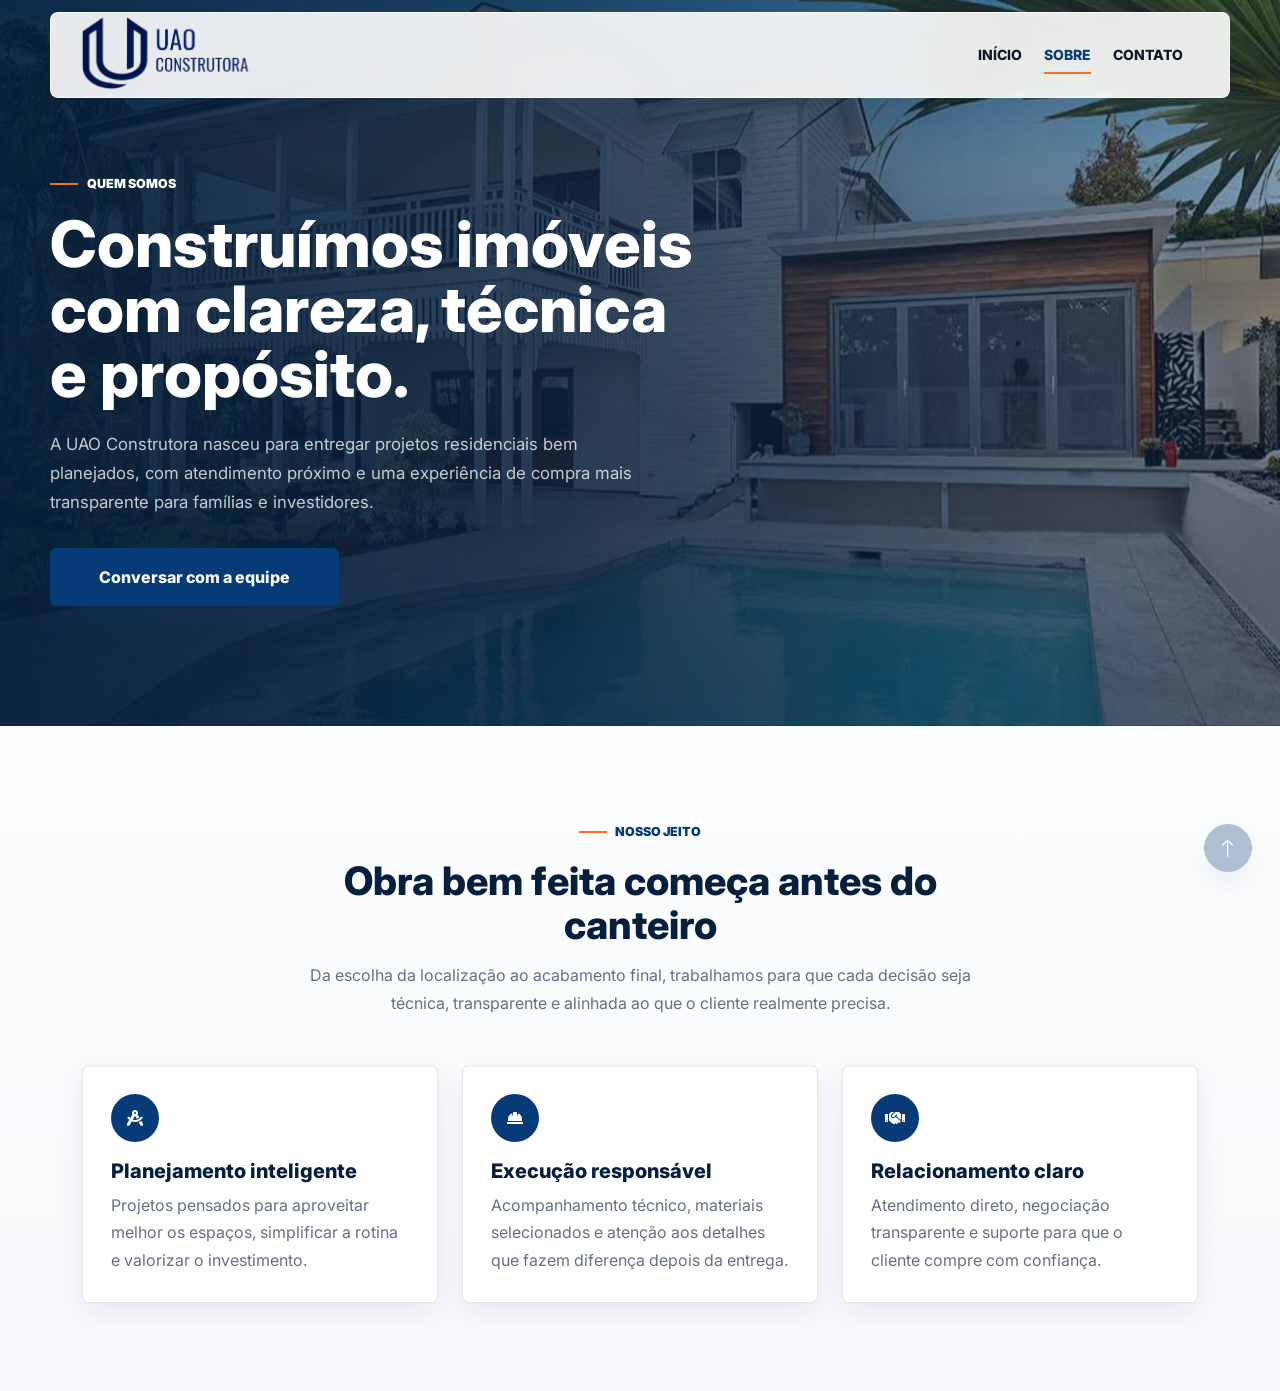
<file: about.html>
<!DOCTYPE html>
<html lang="pt-BR">

<head>
    <meta charset="utf-8">
    <title>Sobre | UAO Construtora</title>
    <meta content="width=device-width, initial-scale=1.0" name="viewport">
    <meta content="UAO Construtora, imóveis, construtora, Valparaíso de Goiás" name="keywords">
    <meta content="Conheça a UAO Construtora e sua forma de criar imóveis bem planejados em Valparaíso de Goiás e região." name="description">

    <link href="img/logog.png" rel="icon">

    <link rel="preconnect" href="https://fonts.googleapis.com">
    <link rel="preconnect" href="https://fonts.gstatic.com" crossorigin>
    <link href="https://fonts.googleapis.com/css2?family=Heebo:wght@400;500;600&family=Inter:wght@500;600;700;800;900&display=swap" rel="stylesheet">

    <link href="https://cdnjs.cloudflare.com/ajax/libs/font-awesome/5.10.0/css/all.min.css" rel="stylesheet">
    <link href="https://cdn.jsdelivr.net/npm/bootstrap-icons@1.4.1/font/bootstrap-icons.css" rel="stylesheet">

    <link href="lib/animate/animate.min.css" rel="stylesheet">
    <link href="lib/owlcarousel/assets/owl.carousel.min.css" rel="stylesheet">

    <link href="css/bootstrap.min.css" rel="stylesheet">
    <link href="css/style.css" rel="stylesheet">
</head>

<body>
    <div class="container-xxl bg-white p-0">
        <div id="spinner" class="show bg-white position-fixed translate-middle w-100 vh-100 top-50 start-50 d-flex align-items-center justify-content-center">
            <div class="spinner-border text-primary" style="width: 3rem; height: 3rem;" role="status">
                <span class="sr-only">Loading...</span>
            </div>
        </div>

        <div class="container-fluid nav-bar bg-transparent">
            <nav class="navbar navbar-expand-lg bg-white navbar-light py-0 px-4">
                <a href="index.html" class="navbar-brand d-flex align-items-center text-center">
                    <div class="icon p-2 me-2">
                        <img class="img-fluid" src="img/logo1 (1).png" alt="UAO Construtora">
                    </div>
                </a>
                <button type="button" class="navbar-toggler" data-bs-toggle="collapse" data-bs-target="#navbarCollapse">
                    <span class="navbar-toggler-icon"></span>
                </button>
                <div class="collapse navbar-collapse" id="navbarCollapse">
                    <div class="navbar-nav ms-auto">
                        <a href="index.html" class="nav-item nav-link">Início</a>
                        <a href="about.html" class="nav-item nav-link active">Sobre</a>
                        <a href="contact.html" class="nav-item nav-link">Contato</a>
                    </div>
                </div>
            </nav>
        </div>

        <div class="container-fluid header bg-white p-0">
            <div class="row g-0 align-items-center flex-column-reverse flex-md-row">
                <div class="col-md-6 p-5 mt-lg-5">
                    <span class="hero-kicker animated fadeIn">Quem somos</span>
                    <h1 class="display-4 animated fadeIn mb-4">Construímos imóveis com clareza, técnica e propósito.</h1>
                    <p class="animated fadeIn mb-4 pb-2">A UAO Construtora nasceu para entregar projetos residenciais bem planejados, com atendimento próximo e uma experiência de compra mais transparente para famílias e investidores.</p>
                    <div class="hero-actions animated fadeIn">
                        <a href="https://wa.me/556182008091" class="btn btn-primary py-3 px-5">Conversar com a equipe</a>
                    </div>
                </div>
                <div class="col-md-6 animated fadeIn">
                    <img class="img-fluid" src="img/header.jpg" alt="Obra residencial da UAO Construtora">
                </div>
            </div>
        </div>

        <div class="container-xxl py-5">
            <div class="container">
                <div class="text-center mx-auto mb-5 wow fadeInUp" data-wow-delay="0.1s" style="max-width: 680px;">
                    <span class="section-kicker">Nosso jeito</span>
                    <h1 class="mb-3">Obra bem feita começa antes do canteiro</h1>
                    <p>Da escolha da localização ao acabamento final, trabalhamos para que cada decisão seja técnica, transparente e alinhada ao que o cliente realmente precisa.</p>
                </div>
                <div class="row g-4">
                    <div class="col-lg-4 col-md-6 wow fadeInUp" data-wow-delay="0.1s">
                        <div class="feature-card">
                            <i class="fa fa-drafting-compass"></i>
                            <h5>Planejamento inteligente</h5>
                            <p>Projetos pensados para aproveitar melhor os espaços, simplificar a rotina e valorizar o investimento.</p>
                        </div>
                    </div>
                    <div class="col-lg-4 col-md-6 wow fadeInUp" data-wow-delay="0.3s">
                        <div class="feature-card">
                            <i class="fa fa-hard-hat"></i>
                            <h5>Execução responsável</h5>
                            <p>Acompanhamento técnico, materiais selecionados e atenção aos detalhes que fazem diferença depois da entrega.</p>
                        </div>
                    </div>
                    <div class="col-lg-4 col-md-6 wow fadeInUp" data-wow-delay="0.5s">
                        <div class="feature-card">
                            <i class="fa fa-handshake"></i>
                            <h5>Relacionamento claro</h5>
                            <p>Atendimento direto, negociação transparente e suporte para que o cliente compre com confiança.</p>
                        </div>
                    </div>
                </div>
            </div>
        </div>

        <a href="#" class="btn btn-lg btn-primary btn-lg-square back-to-top"><i class="bi bi-arrow-up"></i></a>
    </div>

    <script src="https://code.jquery.com/jquery-3.4.1.min.js"></script>
    <script src="https://cdn.jsdelivr.net/npm/bootstrap@5.0.0/dist/js/bootstrap.bundle.min.js"></script>
    <script src="lib/wow/wow.min.js"></script>
    <script src="lib/easing/easing.min.js"></script>
    <script src="lib/waypoints/waypoints.min.js"></script>
    <script src="lib/owlcarousel/owl.carousel.min.js"></script>
    <script src="js/main.js"></script>
</body>

</html>
</file>
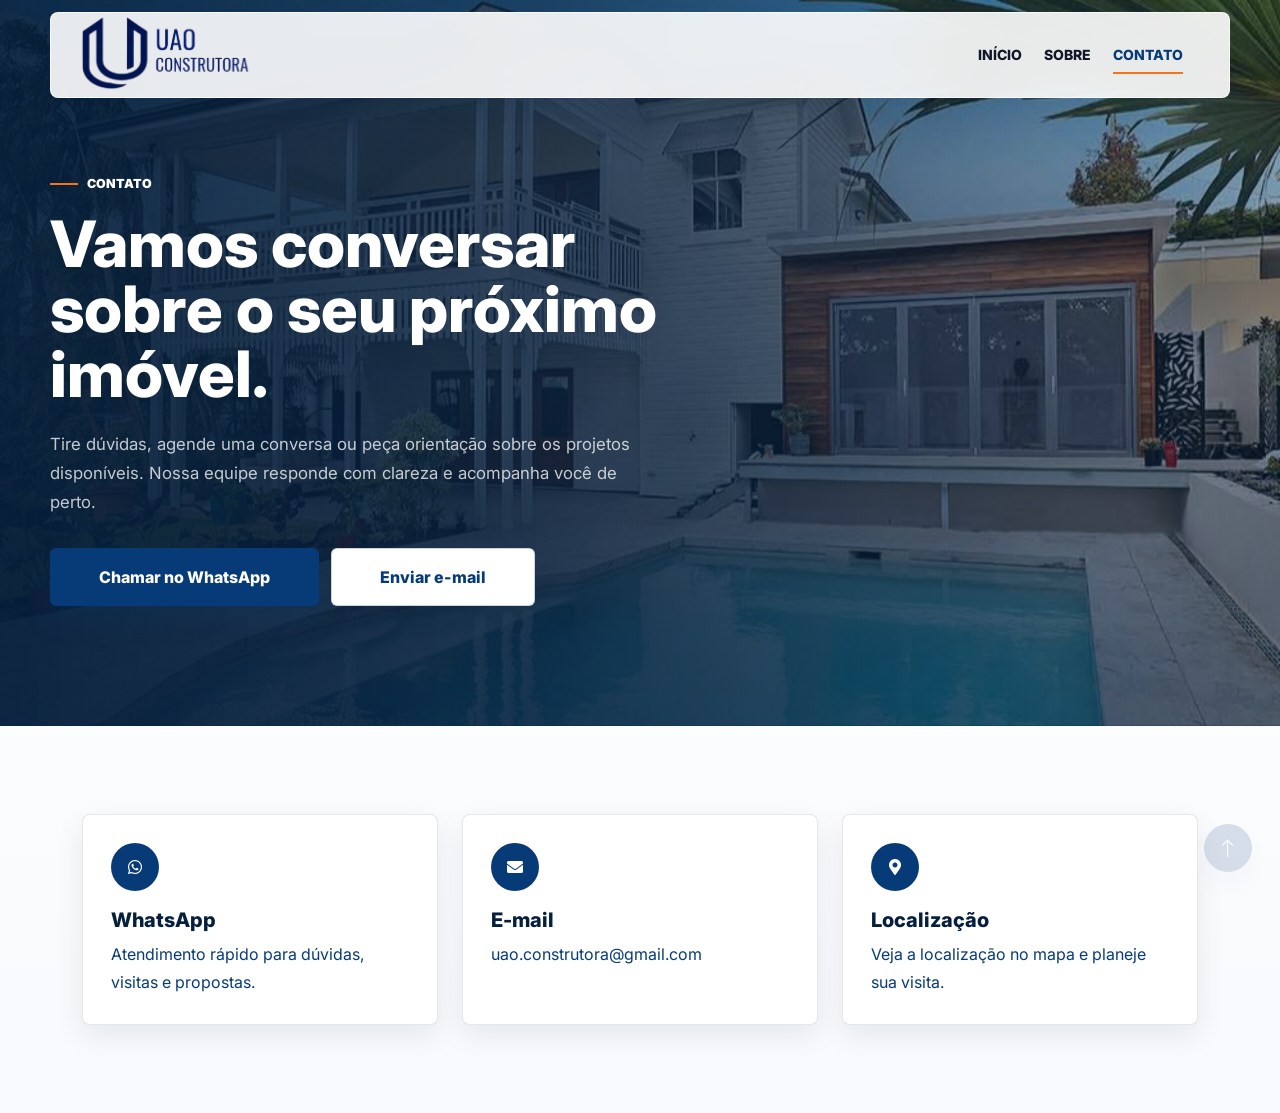
<file: contact.html>
<!DOCTYPE html>
<html lang="pt-BR">

<head>
    <meta charset="utf-8">
    <title>Contato | UAO Construtora</title>
    <meta content="width=device-width, initial-scale=1.0" name="viewport">
    <meta content="contato UAO Construtora, WhatsApp, imóveis Valparaíso" name="keywords">
    <meta content="Fale com a UAO Construtora pelo WhatsApp, e-mail ou localização." name="description">

    <link href="img/logog.png" rel="icon">

    <link rel="preconnect" href="https://fonts.googleapis.com">
    <link rel="preconnect" href="https://fonts.gstatic.com" crossorigin>
    <link href="https://fonts.googleapis.com/css2?family=Heebo:wght@400;500;600&family=Inter:wght@500;600;700;800;900&display=swap" rel="stylesheet">

    <link href="https://cdnjs.cloudflare.com/ajax/libs/font-awesome/5.10.0/css/all.min.css" rel="stylesheet">
    <link href="https://cdn.jsdelivr.net/npm/bootstrap-icons@1.4.1/font/bootstrap-icons.css" rel="stylesheet">

    <link href="lib/animate/animate.min.css" rel="stylesheet">
    <link href="lib/owlcarousel/assets/owl.carousel.min.css" rel="stylesheet">

    <link href="css/bootstrap.min.css" rel="stylesheet">
    <link href="css/style.css" rel="stylesheet">
</head>

<body>
    <div class="container-xxl bg-white p-0">
        <div id="spinner" class="show bg-white position-fixed translate-middle w-100 vh-100 top-50 start-50 d-flex align-items-center justify-content-center">
            <div class="spinner-border text-primary" style="width: 3rem; height: 3rem;" role="status">
                <span class="sr-only">Loading...</span>
            </div>
        </div>

        <div class="container-fluid nav-bar bg-transparent">
            <nav class="navbar navbar-expand-lg bg-white navbar-light py-0 px-4">
                <a href="index.html" class="navbar-brand d-flex align-items-center text-center">
                    <div class="icon p-2 me-2">
                        <img class="img-fluid" src="img/logo1 (1).png" alt="UAO Construtora">
                    </div>
                </a>
                <button type="button" class="navbar-toggler" data-bs-toggle="collapse" data-bs-target="#navbarCollapse">
                    <span class="navbar-toggler-icon"></span>
                </button>
                <div class="collapse navbar-collapse" id="navbarCollapse">
                    <div class="navbar-nav ms-auto">
                        <a href="index.html" class="nav-item nav-link">Início</a>
                        <a href="about.html" class="nav-item nav-link">Sobre</a>
                        <a href="contact.html" class="nav-item nav-link active">Contato</a>
                    </div>
                </div>
            </nav>
        </div>

        <div class="container-fluid header bg-white p-0">
            <div class="row g-0 align-items-center flex-column-reverse flex-md-row">
                <div class="col-md-6 p-5 mt-lg-5">
                    <span class="hero-kicker animated fadeIn">Contato</span>
                    <h1 class="display-6 animated fadeIn mb-4">Vamos conversar sobre o seu próximo imóvel.</h1>
                    <p class="animated fadeIn mb-4 pb-2">Tire dúvidas, agende uma conversa ou peça orientação sobre os projetos disponíveis. Nossa equipe responde com clareza e acompanha você de perto.</p>
                    <div class="hero-actions animated fadeIn">
                        <a href="https://wa.me/556182008091" class="btn btn-primary py-3 px-5">Chamar no WhatsApp</a>
                        <a href="mailto:uao.construtora@gmail.com" class="btn btn-outline-primary py-3 px-5">Enviar e-mail</a>
                    </div>
                </div>
                <div class="col-md-6 animated fadeIn">
                    <img class="img-fluid" src="img/header.jpg" alt="Atendimento da UAO Construtora">
                </div>
            </div>
        </div>

        <div class="container-xxl py-5">
            <div class="container">
                <div class="row g-4">
                    <div class="col-lg-4 col-md-6 wow fadeInUp" data-wow-delay="0.1s">
                        <div class="feature-card">
                            <i class="fab fa-whatsapp"></i>
                            <h5>WhatsApp</h5>
                            <p><a href="https://wa.me/556182008091">Atendimento rápido para dúvidas, visitas e propostas.</a></p>
                        </div>
                    </div>
                    <div class="col-lg-4 col-md-6 wow fadeInUp" data-wow-delay="0.3s">
                        <div class="feature-card">
                            <i class="fa fa-envelope"></i>
                            <h5>E-mail</h5>
                            <p><a href="mailto:uao.construtora@gmail.com">uao.construtora@gmail.com</a></p>
                        </div>
                    </div>
                    <div class="col-lg-4 col-md-6 wow fadeInUp" data-wow-delay="0.5s">
                        <div class="feature-card">
                            <i class="fa fa-map-marker-alt"></i>
                            <h5>Localização</h5>
                            <p><a href="https://maps.app.goo.gl/uwsDwKmxU1PzNQZN7">Veja a localização no mapa e planeje sua visita.</a></p>
                        </div>
                    </div>
                </div>
            </div>
        </div>

        <a href="#" class="btn btn-lg btn-primary btn-lg-square back-to-top"><i class="bi bi-arrow-up"></i></a>
    </div>

    <script src="https://code.jquery.com/jquery-3.4.1.min.js"></script>
    <script src="https://cdn.jsdelivr.net/npm/bootstrap@5.0.0/dist/js/bootstrap.bundle.min.js"></script>
    <script src="lib/wow/wow.min.js"></script>
    <script src="lib/easing/easing.min.js"></script>
    <script src="lib/waypoints/waypoints.min.js"></script>
    <script src="lib/owlcarousel/owl.carousel.min.js"></script>
    <script src="js/main.js"></script>
</body>

</html>
</file>
<file: css/style.css>
/********** UAO Construtora - Modern Design System **********/
:root {
    --primary: #073b77;
    --primary-dark: #061f3c;
    --secondary: #f97316;
    --accent: #0891b2;
    --light: #f6f8fb;
    --surface: #ffffff;
    --dark: #101828;
    --muted: #667085;
    --border: rgba(16, 24, 40, .10);
    --shadow: 0 18px 45px rgba(7, 31, 60, .13);
    --shadow-soft: 0 10px 28px rgba(7, 31, 60, .08);
    --radius: 8px;
}

* {
    letter-spacing: 0;
}

html {
    scroll-behavior: smooth;
}

body {
    color: var(--dark);
    background:
        linear-gradient(180deg, #eef5fb 0, #ffffff 420px, #f7f9fc 100%);
    font-family: "Inter", "Heebo", Arial, sans-serif;
    font-size: 16px;
    line-height: 1.7;
}

h1,
h2,
h3,
h4,
h5,
h6 {
    color: var(--primary-dark);
    font-family: "Inter", "Heebo", Arial, sans-serif;
    font-weight: 800;
    line-height: 1.12;
}

p {
    color: var(--muted);
}

a {
    color: var(--primary);
    text-decoration: none;
}

a:hover {
    color: var(--secondary);
}

img {
    max-width: 100%;
}

.container-xxl.bg-white {
    max-width: 100%;
    overflow: hidden;
    background: transparent !important;
}

.text-primary {
    color: var(--primary) !important;
}

.bg-primary {
    background-color: var(--primary) !important;
}

.bg-dark {
    background-color: var(--primary-dark) !important;
}

.bg-light {
    background-color: var(--light) !important;
}

.rounded,
.rounded-top {
    border-radius: var(--radius) !important;
}

.border {
    border-color: var(--border) !important;
}

.back-to-top {
    position: fixed;
    display: none;
    right: 28px;
    bottom: 28px;
    z-index: 99;
    box-shadow: var(--shadow-soft);
}


/*** Spinner ***/
#spinner {
    opacity: 0;
    visibility: hidden;
    transition: opacity .4s ease-out, visibility 0s linear .4s;
    z-index: 99999;
}

#spinner.show {
    visibility: visible;
    opacity: 1;
    transition: opacity .4s ease-out, visibility 0s linear 0s;
}


/*** Buttons ***/
.btn {
    min-height: 44px;
    border-radius: 6px;
    font-weight: 800;
    letter-spacing: 0;
    transition: transform .25s ease, box-shadow .25s ease, color .25s ease, background .25s ease, border-color .25s ease;
}

.btn:hover {
    transform: translateY(-2px);
}

.btn.btn-primary {
    color: #ffffff;
    border-color: var(--primary);
    background: var(--primary);
    box-shadow: 0 14px 28px rgba(7, 59, 119, .20);
}

.btn.btn-primary:hover,
.btn.btn-primary:focus {
    color: #ffffff;
    border-color: var(--primary-dark);
    background: var(--primary-dark);
    box-shadow: 0 16px 32px rgba(7, 31, 60, .24);
}

.btn.btn-secondary {
    color: #ffffff;
    border-color: var(--secondary);
    background: var(--secondary);
}

.btn.btn-dark {
    color: #ffffff;
    border-color: var(--primary-dark);
    background: var(--primary-dark);
}

.btn.btn-outline-primary {
    color: var(--primary);
    border-color: rgba(7, 59, 119, .22);
    background: #ffffff;
}

.btn.btn-outline-primary:hover,
.btn.btn-outline-primary.active {
    color: #ffffff !important;
    border-color: var(--primary);
    background: var(--primary);
    box-shadow: var(--shadow-soft);
}

.btn-square {
    width: 38px;
    height: 38px;
}

.btn-sm-square {
    width: 32px;
    height: 32px;
}

.btn-lg-square {
    width: 48px;
    height: 48px;
}

.btn-square,
.btn-sm-square,
.btn-lg-square {
    min-height: 0;
    padding: 0;
    display: inline-flex;
    align-items: center;
    justify-content: center;
    font-weight: 700;
    border-radius: 50%;
}


/*** Navbar ***/
.nav-bar {
    position: fixed;
    inset: 12px 0 auto 0;
    margin-top: 0;
    padding: 0 24px;
    z-index: 9999;
    transition: inset .6s cubic-bezier(.4,0,.2,1), padding .6s cubic-bezier(.4,0,.2,1);
}

.nav-bar.sticky-top {
    inset: 4px 0 auto 0;
    padding: 0 12px;
}

.navbar {
    width: min(1180px, 100%);
    margin: 0 auto;
    min-height: 84px;
    border: 1px solid rgba(255, 255, 255, .70);
    border-radius: var(--radius);
    background: rgba(255, 255, 255, .90) !important;
    box-shadow: 0 16px 45px rgba(7, 31, 60, .12);
    backdrop-filter: blur(18px);
    transition: width .6s cubic-bezier(.4,0,.2,1), box-shadow .6s cubic-bezier(.4,0,.2,1), min-height .6s cubic-bezier(.4,0,.2,1);
}

.nav-bar.sticky-top .navbar {
    width: min(14000px, 95%);
}

.navbar-light .navbar-brand {
    height: 84px;
}

.navbar-brand .icon {
    width: auto;
    height: auto;
    padding: 0 !important;
    background: transparent !important;
    border: 0 !important;
}

.navbar-brand img {
    width: auto !important;
    height: 78px !important;
    max-width: none !important;
    max-height: 78px !important;
    object-fit: contain;
}

.navbar-light .navbar-nav .nav-link {
    position: relative;
    margin-right: 22px;
    padding: 25px 0;
    color: var(--dark);
    font-size: 14px;
    font-weight: 800;
    text-transform: uppercase;
    outline: none;
}

.navbar-light .navbar-nav .nav-link::after {
    position: absolute;
    left: 0;
    bottom: 18px;
    width: 100%;
    height: 2px;
    content: "";
    background: var(--secondary);
    transform: scaleX(0);
    transform-origin: left;
    transition: transform .25s ease;
}

.navbar-light .navbar-nav .nav-link:hover,
.navbar-light .navbar-nav .nav-link.active {
    color: var(--primary);
}

.navbar-light .navbar-nav .nav-link:hover::after,
.navbar-light .navbar-nav .nav-link.active::after {
    transform: scaleX(1);
}

.navbar-toggler {
    border: 0;
    border-radius: 6px;
    background: rgba(7, 59, 119, .08);
}

.navbar-toggler:focus {
    box-shadow: 0 0 0 .2rem rgba(7, 59, 119, .16);
}

.navbar .dropdown-toggle::after {
    border: none;
    content: "\f107";
    font-family: "Font Awesome 5 Free";
    font-weight: 900;
    vertical-align: middle;
    margin-left: 5px;
    transition: .3s;
}

.navbar .dropdown-toggle[aria-expanded=true]::after {
    transform: rotate(-180deg);
}

@media (min-width: 992px) {
    .navbar .nav-item .dropdown-menu {
        display: block;
        top: 100%;
        margin-top: 0;
        border: 1px solid var(--border);
        border-radius: var(--radius);
        box-shadow: var(--shadow-soft);
        transform: translateY(12px);
        opacity: 0;
        visibility: hidden;
        transition: .25s ease;
    }

    .navbar .nav-item:hover .dropdown-menu {
        transform: translateY(0);
        visibility: visible;
        opacity: 1;
    }
}


/*** Header ***/
.header.bg-white {
    position: relative;
    padding-top: 0 !important;
    background: var(--primary-dark) !important;
}

.header .row {
    position: relative;
    width: 100%;
    min-height: 660px;
    margin: 0;
    padding: 118px max(24px, calc((100vw - 1180px) / 2)) 72px;
    overflow: hidden;
}

.header .row::before {
    position: absolute;
    inset: 0;
    z-index: 1;
    content: "";
    background:
        linear-gradient(90deg, rgba(6, 31, 60, .92) 0%, rgba(6, 31, 60, .72) 44%, rgba(6, 31, 60, .18) 100%),
        linear-gradient(180deg, rgba(6, 31, 60, .18), rgba(6, 31, 60, .52));
}

.header .col-md-6.p-5 {
    position: relative;
    z-index: 2;
    flex: 0 0 58%;
    max-width: 58%;
    margin-top: 0 !important;
    padding: 3rem 2rem 3rem 0 !important;
}

.header .row > .col-md-6.animated.fadeIn {
    position: absolute;
    inset: 0;
    z-index: 0;
    width: 100%;
    max-width: 100%;
    padding: 0;
}

.header h1 {
    max-width: 650px;
    margin-bottom: 1.5rem !important;
    color: #ffffff;
    font-size: 4rem;
    line-height: 1.02;
}

.header h1 .text-primary {
    color: var(--secondary) !important;
}

.header p,
.header nav {
    max-width: 600px;
    color: rgba(255, 255, 255, .76);
    font-size: 1.05rem;
}

.hero-kicker,
.section-kicker {
    display: inline-flex;
    align-items: center;
    gap: .55rem;
    margin-bottom: 1rem;
    color: var(--primary);
    font-size: .78rem;
    font-weight: 900;
    text-transform: uppercase;
}

.hero-kicker::before,
.section-kicker::before {
    width: 28px;
    height: 2px;
    content: "";
    background: var(--secondary);
}

.header .hero-kicker {
    color: #ffffff;
}

.hero-actions {
    display: flex;
    flex-wrap: wrap;
    gap: 12px;
    align-items: center;
}

.hero-stats {
    display: grid;
    grid-template-columns: repeat(3, minmax(0, 1fr));
    gap: 12px;
    max-width: 560px;
    margin-top: 2rem;
}

.hero-stat {
    padding: 16px;
    border: 1px solid rgba(255, 255, 255, .18);
    border-radius: var(--radius);
    background: rgba(255, 255, 255, .10);
    backdrop-filter: blur(12px);
}

.hero-stat strong {
    display: block;
    color: #ffffff;
    font-size: 1.35rem;
    line-height: 1;
}

.hero-stat span {
    display: block;
    margin-top: .35rem;
    color: rgba(255, 255, 255, .70);
    font-size: .83rem;
    line-height: 1.35;
}

.header-carousel {
    height: 100%;
    overflow: visible;
}

.header-carousel .owl-stage-outer,
.header-carousel .owl-stage,
.header-carousel .owl-item,
.header-carousel .owl-carousel-item {
    height: 100%;
}

.header-carousel::after {
    position: absolute;
    right: 28px;
    bottom: 28px;
    z-index: 2;
    padding: 14px 18px;
    border: 1px solid rgba(255, 255, 255, .45);
    border-radius: var(--radius);
    content: "Obras planejadas com precisão";
    color: #ffffff;
    background: rgba(6, 31, 60, .76);
    box-shadow: var(--shadow-soft);
    backdrop-filter: blur(12px);
    font-weight: 800;
}

.header-carousel .owl-carousel-item img,
.header .col-md-6.animated.fadeIn > img {
    width: 100%;
    height: 100%;
    min-height: 660px;
    border-radius: 0;
    object-fit: cover;
    box-shadow: none;
}

.header-carousel .owl-nav {
    position: absolute;
    top: auto;
    left: auto;
    right: max(24px, calc((100vw - 1180px) / 2));
    bottom: 34px;
    display: flex;
    flex-direction: row;
    gap: 10px;
    transform: none;
}

.header-carousel .owl-nav .owl-prev,
.header-carousel .owl-nav .owl-next {
    width: 46px;
    height: 46px;
    margin: 0;
    display: flex;
    align-items: center;
    justify-content: center;
    color: #ffffff;
    background: rgba(6, 31, 60, .86);
    border: 1px solid rgba(255, 255, 255, .25);
    border-radius: 50%;
    font-size: 18px;
    transition: .25s ease;
}

.header-carousel .owl-nav .owl-prev:hover,
.header-carousel .owl-nav .owl-next:hover {
    background: var(--secondary);
}

.header-carousel .owl-dots {
    position: absolute;
    right: max(24px, calc((100vw - 1180px) / 2));
    left: auto;
    top: 118px;
    display: flex;
    gap: 7px;
}

.header-carousel .owl-dot {
    width: 9px;
    height: 9px;
    border-radius: 50%;
    background: rgba(255, 255, 255, .70) !important;
}

.header-carousel .owl-dot.active {
    width: 26px;
    border-radius: 999px;
    background: var(--secondary) !important;
}

.breadcrumb-item + .breadcrumb-item::before {
    color: #cfd6df;
}


/*** Trust Bar ***/
.trust-bar {
    margin-bottom: 4rem;
    padding: 26px 0 !important;
    background: var(--primary-dark) !important;
}

.trust-bar .container {
    display: grid;
    grid-template-columns: repeat(4, minmax(0, 1fr));
    gap: 18px;
}

.trust-item {
    padding: 8px 0;
}

.trust-item strong {
    display: block;
    color: #ffffff;
    font-size: 1.35rem;
    line-height: 1;
}

.trust-item span {
    color: rgba(255, 255, 255, .72);
    font-size: .92rem;
}


/*** Icon ***/
.icon {
    width: 70px;
    height: 70px;
    padding: 14px;
    display: inline-flex;
    align-items: center;
    justify-content: center;
    background: rgba(8, 145, 178, .08) !important;
    border: 1px solid rgba(8, 145, 178, .16) !important;
    border-radius: var(--radius);
}

.cat-item .icon {
    background: transparent !important;
    border: none !important;
    box-shadow: none !important;
}

.cat-item .icon img {
    width: 56px !important;
    height: 56px !important;
    max-width: 56px !important;
    max-height: 56px !important;
}

.icon img {
    max-width: 36px;
    max-height: 36px;
    width: 36px;
    height: 36px;
    object-fit: contain;
    
}


/*** Sections ***/
.container-xxl.py-5 {
    padding-top: 5.5rem !important;
    padding-bottom: 5.5rem !important;
}

.text-center.mx-auto h1,
.text-start.mx-auto h1 {
    font-size: 2.45rem;
}

.text-center.mx-auto p,
.text-start.mx-auto p {
    color: var(--muted);
}


/*** About ***/
.about-img {
    border-radius: 16px;
    overflow: visible;
    margin-bottom: 20px;
}

.about-img img {
    display: block;
    position: relative;
    z-index: 2;
    width: 100%;
    max-height: 340px;
    object-fit: cover;
    border-radius: 16px;
    box-shadow: 0 8px 32px rgba(0,0,0,0.13);
    transition: transform 0.4s ease;
}

.about-img:hover img {
    transform: scale(1.03);
}

.about-img::before {
    content: "";
    position: absolute;
    z-index: 1;
    top: 18px;
    left: 18px;
    width: 100%;
    height: 100%;
    border-radius: 16px;
    background: var(--primary);
    opacity: 0.18;
    border: 2.5px solid var(--primary);
}

.about-img-badge {
    position: absolute;
    bottom: 20px;
    left: 20px;
    background: var(--primary);
    color: #fff;
    font-size: 0.82rem;
    font-weight: 600;
    padding: 6px 16px;
    border-radius: 50px;
    letter-spacing: 0.03em;
    box-shadow: 0 4px 12px rgba(0,0,0,0.15);
    z-index: 3;
}

.fa-check.text-primary {
    color: var(--accent) !important;
}

.feature-card {
    height: 100%;
    padding: 28px;
    border: 1px solid var(--border);
    border-radius: var(--radius);
    background: #ffffff;
    box-shadow: var(--shadow-soft);
    transition: transform .25s ease, box-shadow .25s ease, border-color .25s ease;
}

.feature-card:hover {
    border-color: rgba(8, 145, 178, .26);
    box-shadow: var(--shadow);
    transform: translateY(-6px);
}

.feature-card i {
    width: 48px;
    height: 48px;
    margin-bottom: 18px;
    display: inline-flex;
    align-items: center;
    justify-content: center;
    color: #ffffff;
    border-radius: 50%;
    background: var(--primary);
}

.feature-card h5 {
    margin-bottom: 10px;
}

.feature-card p {
    margin-bottom: 0;
}


/*** Category ***/
.cat-item {
    color: inherit;
    background: transparent !important;
}

.cat-item div {
    min-height: 220px;
    background: #ffffff;
    border: 1px solid var(--border);
    border-radius: var(--radius);
    box-shadow: var(--shadow-soft);
    transition: transform .25s ease, box-shadow .25s ease, border-color .25s ease, background .25s ease;
}

.cat-item:hover div {
    border-color: rgba(8, 145, 178, .35);
    background: #ffffff;
    box-shadow: var(--shadow);
    transform: translateY(-6px);
}

.cat-item h6 {
    margin-bottom: .35rem;
    color: var(--primary-dark);
    font-size: 1.05rem;
}

.cat-item span {
    color: var(--muted);
    font-size: .92rem;
}

.cat-item:hover h6 {
    color: var(--primary) !important;
}

.cat-item:hover span {
    color: var(--dark) !important;
}


/*** Property List ***/
.nav-pills {
    gap: 8px;
}

.nav-pills .nav-item {
    margin-right: 0 !important;
}

.nav-pills .nav-item .btn {
    min-height: 42px;
    color: var(--primary);
}

.property-item {
    height: 100%;
    overflow: hidden;
    border: 1px solid var(--border);
    background: #ffffff;
    box-shadow: var(--shadow-soft);
    transition: transform .25s ease, box-shadow .25s ease, border-color .25s ease;
}

.property-item:hover {
    border-color: rgba(7, 59, 119, .18);
    box-shadow: var(--shadow);
    transform: translateY(-6px);
}

.property-item img {
    width: 100%;
    height: 250px;
    object-fit: cover;
    transition: transform .5s ease;
}

.property-item:hover img {
    transform: scale(1.06);
}

.property-item .bg-primary.position-absolute {
    border-radius: 999px !important;
    background: rgba(7, 59, 119, .92) !important;
    font-size: .78rem;
    font-weight: 800;
}

.property-item .bg-white.position-absolute {
    border: 1px solid rgba(255, 255, 255, .72);
    border-radius: 999px !important;
    background: rgba(255, 255, 255, .92) !important;
    box-shadow: 0 8px 22px rgba(7, 31, 60, .12);
    font-size: .78rem;
    font-weight: 900;
}

.property-item h5 {
    color: var(--secondary) !important;
    font-size: 1.15rem;
}

.property-item a.d-block {
    color: var(--primary-dark);
    font-size: 1.08rem;
    line-height: 1.35;
}

.property-item a.d-block:hover {
    color: var(--primary);
}

.property-item p {
    min-height: 48px;
    color: var(--muted);
}

.property-item .border-top {
    border-top: 1px solid var(--border) !important;
    background: #f9fbfd;
}

.property-item .border-end {
    border-right: 1px solid var(--border) !important;
}

.property-item small {
    color: #475467;
    font-weight: 700;
}

.property-item small i {
    color: var(--accent) !important;
}


/*** Call To Action ***/
.cta-panel {
    position: relative;
    overflow: hidden;
    padding: 28px;
    border-radius: var(--radius);
    background: var(--primary-dark);
    box-shadow: var(--shadow);
}

.cta-panel::before {
    position: absolute;
    inset: 0;
    content: "";
    background:
        linear-gradient(90deg, rgba(6, 31, 60, .25), rgba(6, 31, 60, .92)),
        linear-gradient(135deg, rgba(8, 145, 178, .30), rgba(249, 115, 22, .16));
    pointer-events: none;
}

.cta-panel .row {
    position: relative;
    z-index: 1;
}

.cta-panel img {
    height: 380px;
    object-fit: cover;
    border-radius: var(--radius);
}

.cta-panel h1,
.cta-panel p {
    color: #ffffff;
}

.cta-panel .section-kicker {
    color: #ffffff;
}

.cta-panel p {
    color: rgba(255, 255, 255, .76);
}


/*** Team ***/
.team-item {
    height: 100%;
    border: 1px solid var(--border);
    background: #ffffff;
    box-shadow: var(--shadow-soft);
    transition: transform .25s ease, box-shadow .25s ease, border-color .25s ease;
}

.team-item img {
    width: 100%;
    height: 280px;
    object-fit: cover;
}

.team-item .btn {
    color: var(--primary);
    background: #ffffff;
    box-shadow: 0 10px 24px rgba(7, 31, 60, .14);
}

.team-item .btn:hover {
    color: #ffffff;
    background: var(--secondary);
}

.team-item:hover {
    border-color: rgba(249, 115, 22, .35) !important;
    box-shadow: var(--shadow);
    transform: translateY(-6px);
}


/*** Testimonial ***/
.testimonial-carousel {
    padding-left: 1.5rem;
    padding-right: 1.5rem;
}

@media (min-width: 576px) {
    .testimonial-carousel {
        padding-left: 4rem;
        padding-right: 4rem;
    }
}

.testimonial-item.bg-light {
    background: transparent !important;
}

.testimonial-carousel .testimonial-item .border,
.testimonial-carousel .testimonial-item .bg-white {
    border: 1px solid var(--border) !important;
    background: #ffffff !important;
    box-shadow: var(--shadow-soft);
}

.testimonial-carousel .testimonial-item p {
    color: #475467;
}

.testimonial-carousel .owl-nav {
    position: absolute;
    width: 100%;
    height: 42px;
    top: calc(50% - 21px);
    left: 0;
    display: flex;
    justify-content: space-between;
    z-index: 1;
}

.testimonial-carousel .owl-nav .owl-prev,
.testimonial-carousel .owl-nav .owl-next {
    position: relative;
    width: 42px;
    height: 42px;
    display: flex;
    align-items: center;
    justify-content: center;
    color: #ffffff;
    background: var(--primary);
    border-radius: 50%;
    font-size: 18px;
    transition: .25s ease;
}

.testimonial-carousel .owl-nav .owl-prev:hover,
.testimonial-carousel .owl-nav .owl-next:hover {
    background: var(--secondary);
}


/*** Footer ***/
.footer {
    position: relative;
    overflow: hidden;
    background:
        linear-gradient(180deg, var(--primary-dark), #04172d) !important;
}

.footer::before {
    position: absolute;
    inset: 0;
    content: "";
    background-image:
        linear-gradient(rgba(255, 255, 255, .04) 1px, transparent 1px),
        linear-gradient(90deg, rgba(255, 255, 255, .04) 1px, transparent 1px);
    background-size: 52px 52px;
    pointer-events: none;
}

.footer .container {
    position: relative;
    z-index: 1;
}

.footer h5 {
    color: #ffffff;
}

.footer p,
.footer .text-white-50 {
    color: rgba(255, 255, 255, .68) !important;
}

.footer a:hover {
    color: #ffffff !important;
}

.footer .btn.btn-social {
    margin-right: 7px;
    width: 38px;
    height: 38px;
    display: inline-flex;
    align-items: center;
    justify-content: center;
    color: #ffffff;
    border: 1px solid rgba(255, 255, 255, .28);
    border-radius: 50%;
    background: rgba(255, 255, 255, .06);
    transition: .25s ease;
}

.footer .btn.btn-social:hover {
    color: #ffffff;
    border-color: var(--secondary);
    background: var(--secondary);
}

.footer .btn.btn-link {
    display: block;
    margin-bottom: 7px;
    padding: 0;
    text-align: left;
    font-size: 15px;
    font-weight: 600;
    text-transform: none;
    transition: .25s ease;
}

.footer .btn.btn-link::before {
    position: relative;
    content: "\f105";
    font-family: "Font Awesome 5 Free";
    font-weight: 900;
    margin-right: 10px;
    color: var(--secondary);
}

.footer .btn.btn-link:hover {
    transform: translateX(4px);
    box-shadow: none;
}

.footer .form-control {
    color: #ffffff;
    border-color: rgba(255, 255, 255, .28);
}

.footer .form-control::placeholder {
    color: rgba(255, 255, 255, .56);
}

.footer .gallery img,
.footer img.rounded {
    aspect-ratio: 1 / 1;
    object-fit: cover;
}

.footer .copyright {
    padding: 25px 0;
    font-size: 15px;
    border-top: 1px solid rgba(255, 255, 255, .12);
}

.footer .copyright a {
    color: #ffffff;
}

.footer .footer-menu a {
    margin-right: 15px;
    padding-right: 15px;
    color: rgba(255, 255, 255, .68);
    border-right: 1px solid rgba(255, 255, 255, .14);
}

.footer .footer-menu a:last-child {
    margin-right: 0;
    padding-right: 0;
    border-right: none;
}


/*** Responsive ***/
@media (max-width: 991.98px) {
    .nav-bar {
        inset: 0 0 auto 0;
        padding: 10px;
    }

    .navbar {
        min-height: 76px;
    }

    .navbar-light .navbar-nav {
        padding: 12px 0 18px;
        border-top: 1px solid var(--border);
    }

    .navbar-light .navbar-nav .nav-link {
        margin-right: 0;
        padding: 10px 0;
    }

    .navbar-light .navbar-nav .nav-link::after {
        bottom: 6px;
        width: 34px;
    }

    .header.bg-white {
        padding-top: 0 !important;
    }

    .header .row {
        min-height: 620px;
        padding: 112px 16px 58px;
    }

    .header .col-md-6.p-5 {
        flex: 0 0 100%;
        max-width: 100%;
        padding: 2rem 1rem !important;
    }

    .header h1 {
        font-size: 2.65rem;
    }

    .header-carousel .owl-carousel-item img,
    .header .col-md-6.animated.fadeIn > img {
        height: 100%;
        min-height: 620px;
    }

    .trust-bar .container {
        grid-template-columns: repeat(2, minmax(0, 1fr));
    }

    .container-xxl.py-5 {
        padding-top: 4rem !important;
        padding-bottom: 4rem !important;
    }

    .text-center.mx-auto h1,
    .text-start.mx-auto h1 {
        font-size: 2rem;
    }
}

@media (max-width: 767.98px) {
    body {
        font-size: 15px;
    }

    .navbar-brand img {
        width: auto !important;
        height: 60px !important;
        max-height: 60px !important;
    }

    .header h1 {
        font-size: 2.25rem;
    }

    .header .row {
        min-height: 720px;
        padding: 92px 16px 58px;
    }

    .header p,
    .header nav {
        font-size: 1rem;
    }

    .hero-stats {
        grid-template-columns: 1fr;
    }

    .hero-actions .btn {
        width: 100%;
    }

    .header-carousel::after {
        right: 16px;
        bottom: 16px;
        max-width: calc(100% - 32px);
        font-size: .85rem;
    }

    .header-carousel .owl-nav {
        left: auto;
        right: 16px;
        bottom: 16px;
    }

    .header-carousel .owl-carousel-item img,
    .header .col-md-6.animated.fadeIn > img {
        height: 100%;
        min-height: 720px;
    }

    .trust-bar {
        margin-bottom: 2.5rem;
    }

    .trust-bar .container {
        grid-template-columns: 1fr;
    }

    .property-item img {
        height: 220px;
    }

    .cta-panel {
        padding: 16px;
    }

    .cta-panel img {
        height: 260px;
    }
}
</file>
